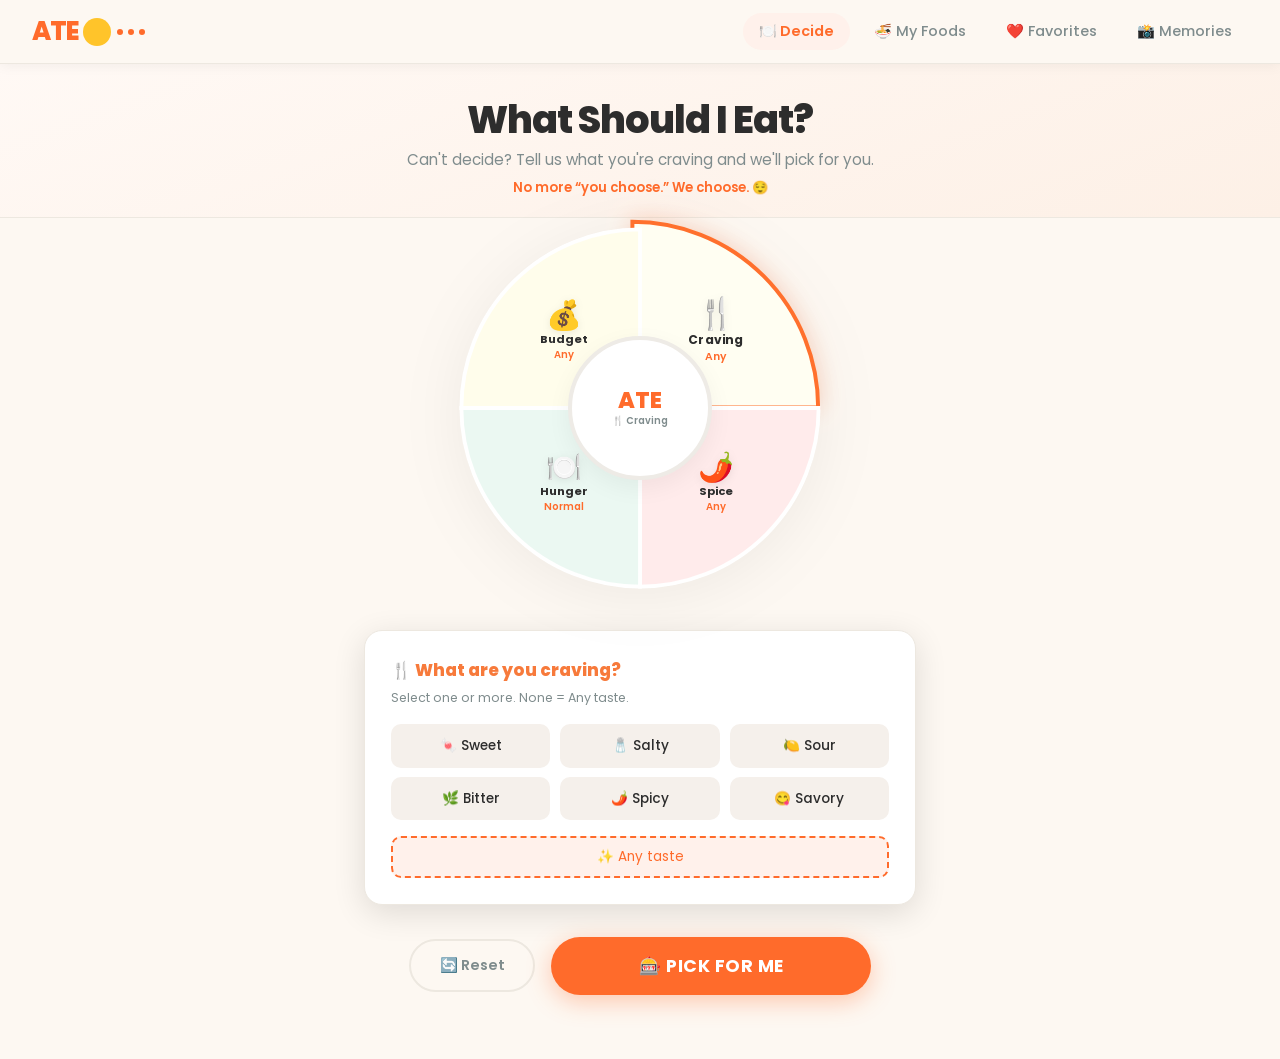
<file: index.html>
<!DOCTYPE html>
<html lang="en">
<head>
  <meta charset="UTF-8" />
  <meta name="viewport" content="width=device-width, initial-scale=1.0" />
  <title>ATE &mdash; What Should I Eat?</title>
  <link rel="stylesheet" href="style.css" />
  <link rel="preconnect" href="https://fonts.googleapis.com" />
  <link href="https://fonts.googleapis.com/css2?family=Poppins:wght@400;500;600;700;800&display=swap" rel="stylesheet" />
</head>
<body>

  <!-- NAVIGATION -->
  <nav class="navbar">
    <div class="nav-brand">
      <span class="brand-ate">ATE</span>
      <div class="pacman-wrapper" aria-hidden="true">
        <div class="pacman"></div>
        <div class="pacman-dots">
          <span class="dot"></span>
          <span class="dot"></span>
          <span class="dot"></span>
        </div>
      </div>
    </div>
    <button class="hamburger" id="hamburger" aria-label="Toggle navigation" aria-expanded="false">
      <span></span><span></span><span></span>
    </button>
    <ul class="nav-links" id="navLinks">
      <li><a href="index.html" class="nav-link active">&#127869;&#65039; Decide</a></li>
      <li><a href="foods.html" class="nav-link">&#127836; My Foods</a></li>
      <li><a href="favorites.html" class="nav-link">&#10084;&#65039; Favorites</a></li>
      <li><a href="memories.html" class="nav-link">&#128248; Memories</a></li>
    </ul>
  </nav>

  <!-- HERO -->
  <section class="hero">
    <div class="hero-content">
      <h1 class="hero-title">What Should I Eat?</h1>
      <p class="hero-subtitle">Can&apos;t decide? Tell us what you&apos;re craving and we&apos;ll pick for you.</p>
      <p class="hero-tagline">No more &ldquo;you choose.&rdquo; We choose. &#128524;</p>
    </div>
  </section>

  <!-- PREFERENCE WHEEL SECTION -->
  <main class="wheel-main" id="wheelMain">
    <div class="wheel-layout">

      <!-- Centered Wheel Wrap -->
      <div class="wheel-area">
        <div class="pref-wheel-wrap" id="prefWheelWrap">
          
          <!-- SVG Only draws the background color path arcs -->
          <svg class="pref-wheel-svg" id="prefWheelSvg" viewBox="0 0 400 400" xmlns="http://www.w3.org/2000/svg">
            <path class="wheel-slice" id="slice-craving"
              d="M200,200 L200,12 A188,188 0 0,1 388,200 Z"
              fill="#FFF2E6" stroke="white" stroke-width="4"/>

            <path class="wheel-slice" id="slice-spice"
              d="M200,200 L388,200 A188,188 0 0,1 200,388 Z"
              fill="#FFEBEB" stroke="white" stroke-width="4"/>

            <path class="wheel-slice" id="slice-hunger"
              d="M200,200 L200,388 A188,188 0 0,1 12,200 Z"
              fill="#EBF8F2" stroke="white" stroke-width="4"/>

            <path class="wheel-slice" id="slice-budget"
              d="M200,200 L12,200 A188,188 0 0,1 200,12 Z"
              fill="#FFFDEB" stroke="white" stroke-width="4"/>
          </svg>

          <!-- Absolute positioned HTML overlays for pixel-perfect centering of emojis & texts -->
          <div class="wheel-html-slice craving" data-section="craving" tabindex="0" role="button" aria-label="Craving preference">
            <span class="wheel-emoji">&#127860;</span>
            <span class="wheel-label-txt">Craving</span>
            <span class="wheel-badge-txt" id="badge-craving">Any</span>
          </div>

          <div class="wheel-html-slice spice" data-section="spice" tabindex="0" role="button" aria-label="Spice preference">
            <span class="wheel-emoji">&#127798;&#65039;</span>
            <span class="wheel-label-txt">Spice</span>
            <span class="wheel-badge-txt" id="badge-spice">Any</span>
          </div>

          <div class="wheel-html-slice hunger" data-section="hunger" tabindex="0" role="button" aria-label="Hunger preference">
            <span class="wheel-emoji">&#127869;&#65039;</span>
            <span class="wheel-label-txt">Hunger</span>
            <span class="wheel-badge-txt" id="badge-hunger">Normal</span>
          </div>

          <div class="wheel-html-slice budget" data-section="budget" tabindex="0" role="button" aria-label="Budget preference">
            <span class="wheel-emoji">&#128176;</span>
            <span class="wheel-label-txt">Budget</span>
            <span class="wheel-badge-txt" id="badge-budget">Any</span>
          </div>

          <!-- Absolute positioned center hub -->
          <div class="wheel-center-hub">
            <div class="hub-ate">ATE</div>
            <div class="hub-sub" id="hubSub">&#127860; Craving</div>
          </div>

        </div>
      </div>

      <!-- Centered Options Panel below the Wheel -->
      <div class="wheel-panel-area" id="wheelPanelArea">

        <!-- CRAVING panel -->
        <div class="options-panel" id="panel-craving" hidden>
          <h3 class="panel-title craving-color">&#127860; What are you craving?</h3>
          <p class="panel-hint">Select one or more. None = Any taste.</p>
          <div class="taste-grid">
            <button class="taste-btn" data-taste="sweet">&#127852; Sweet</button>
            <button class="taste-btn" data-taste="salty">&#129474; Salty</button>
            <button class="taste-btn" data-taste="sour">&#127819; Sour</button>
            <button class="taste-btn" data-taste="bitter">&#127807; Bitter</button>
            <button class="taste-btn" data-taste="spicy">&#127798;&#65039; Spicy</button>
            <button class="taste-btn" data-taste="savory">&#128523; Savory</button>
          </div>
          <button class="any-btn active" id="anyTaste">&#10024; Any taste</button>
        </div>

        <!-- SPICE panel -->
        <div class="options-panel" id="panel-spice" hidden>
          <h3 class="panel-title spice-color">&#127798;&#65039; How spicy?</h3>
          <div class="option-group" id="spiceGroup">
            <button class="option-btn" data-value="not-spicy">&#128578; Not Spicy</button>
            <button class="option-btn" data-value="mild">&#127798;&#65039; Mild</button>
            <button class="option-btn" data-value="medium">&#127798;&#65039;&#127798;&#65039; Medium</button>
            <button class="option-btn" data-value="very-spicy">&#127798;&#65039;&#127798;&#65039;&#127798;&#65039; Very Spicy</button>
            <button class="option-btn active" data-value="any">&#129335; Any</button>
          </div>
        </div>

        <!-- HUNGER panel -->
        <div class="options-panel" id="panel-hunger" hidden>
          <h3 class="panel-title hunger-color">&#127869;&#65039; How hungry are you?</h3>
          <div class="option-group" id="hungerGroup">
            <button class="option-btn" data-value="light">&#129367; Light</button>
            <button class="option-btn active" data-value="normal">&#127869;&#65039; Normal</button>
            <button class="option-btn" data-value="heavy">&#129390; Very Hungry</button>
          </div>
        </div>

        <!-- BUDGET panel -->
        <div class="options-panel" id="panel-budget" hidden>
          <h3 class="panel-title budget-color">&#128176; What&apos;s your budget?</h3>
          <div class="option-group" id="budgetGroup">
            <button class="option-btn" data-value="under10">&#128176; Under RM10</button>
            <button class="option-btn" data-value="10to20">&#128181; RM10&ndash;20</button>
            <button class="option-btn" data-value="20to40">&#128179; RM20&ndash;40</button>
            <button class="option-btn" data-value="40plus">&#128142; RM40+</button>
            <button class="option-btn active" data-value="any">&#129335; Any</button>
          </div>
        </div>

      </div>
    </div>

    <!-- Centered Action buttons -->
    <div class="wheel-action-row">
      <button class="reset-btn" id="resetFilters">&#128260; Reset</button>
      <button class="pick-btn" id="pickForMe">&#127920; PICK FOR ME</button>
    </div>
  </main>

  <!-- SLOT MACHINE OVERLAY -->
  <div class="slot-overlay" id="slotOverlay" aria-live="polite" aria-atomic="true">
    <div class="slot-wheel-bg" id="slotWheelBg" aria-hidden="true"></div>
    <div class="slot-box">
      <p class="slot-label">&#127920; Finding your perfect meal...</p>
      <div class="slot-card" id="slotCard">
        <div class="slot-emoji" id="slotEmoji">&#127869;&#65039;</div>
        <div class="slot-name" id="slotName">Loading...</div>
      </div>
      <div class="slot-dots">
        <span></span><span></span><span></span>
      </div>
    </div>
  </div>

  <!-- RESULT SECTION -->
  <section class="result-section" id="resultSection" hidden>
    <div class="result-container">
      <div class="result-card" id="resultCard">
        <div class="result-confetti" id="confettiContainer"></div>
        <div class="result-emoji" id="resultEmoji">&#127836;</div>
        <h2 class="result-name" id="resultName">Ramen</h2>
        <div class="result-price" id="resultPrice">RM15</div>
        <div class="result-tags" id="resultTags"></div>
        <div class="result-taste-bars" id="resultTasteBars"></div>
        <p class="result-description" id="resultDescription"></p>
        <div class="result-actions">
          <button class="btn-try-again" id="tryAgain">&#127920; Try Again</button>
          <button class="btn-favorite" id="saveToFav">&#10084;&#65039; Save to Favorites</button>
          <button class="btn-change-pref" id="changePreferences">&#8617;&#65039; Change Preferences</button>
        </div>
        <!-- Memory CTA -->
        <div class="memory-cta" id="memoryCta">
          <div class="nearby-divider"></div>
          <p class="nearby-prompt">&#128248; Wanna remember this moment?</p>
          <button class="btn-save-memory" id="saveMemoryBtn">
            &#128247; Save a Food Memory
          </button>
        </div>
      </div>
    </div>
  </section>

  <!-- NO MATCH STATE -->
  <section class="no-match-section" id="noMatchSection" hidden>
    <div class="no-match-box">
      <div class="no-match-emoji">&#128557;</div>
      <h2>We couldn&apos;t find a match.</h2>
      <p>Try relaxing your filters:</p>
      <ul class="no-match-tips">
        <li>Remove one taste preference</li>
        <li>Increase your budget</li>
        <li>Choose &ldquo;Any&rdquo; for spice</li>
      </ul>
      <button class="btn-relax" id="relaxFilters">&#128260; Relax My Filters</button>
    </div>
  </section>

  <!-- TOAST CONTAINER -->
  <div class="toast-container" id="toastContainer" aria-live="polite"></div>

  <script src="foods.js"></script>
  <script src="script.js"></script>
  <script src="wheel.js"></script>
  <script>
    document.addEventListener('DOMContentLoaded', function() {
      var btn = document.getElementById('saveMemoryBtn');
      if (btn) btn.addEventListener('click', function() {
        window.location.href = 'memories.html';
      });
    });
  </script>
</body>
</html>
</file>
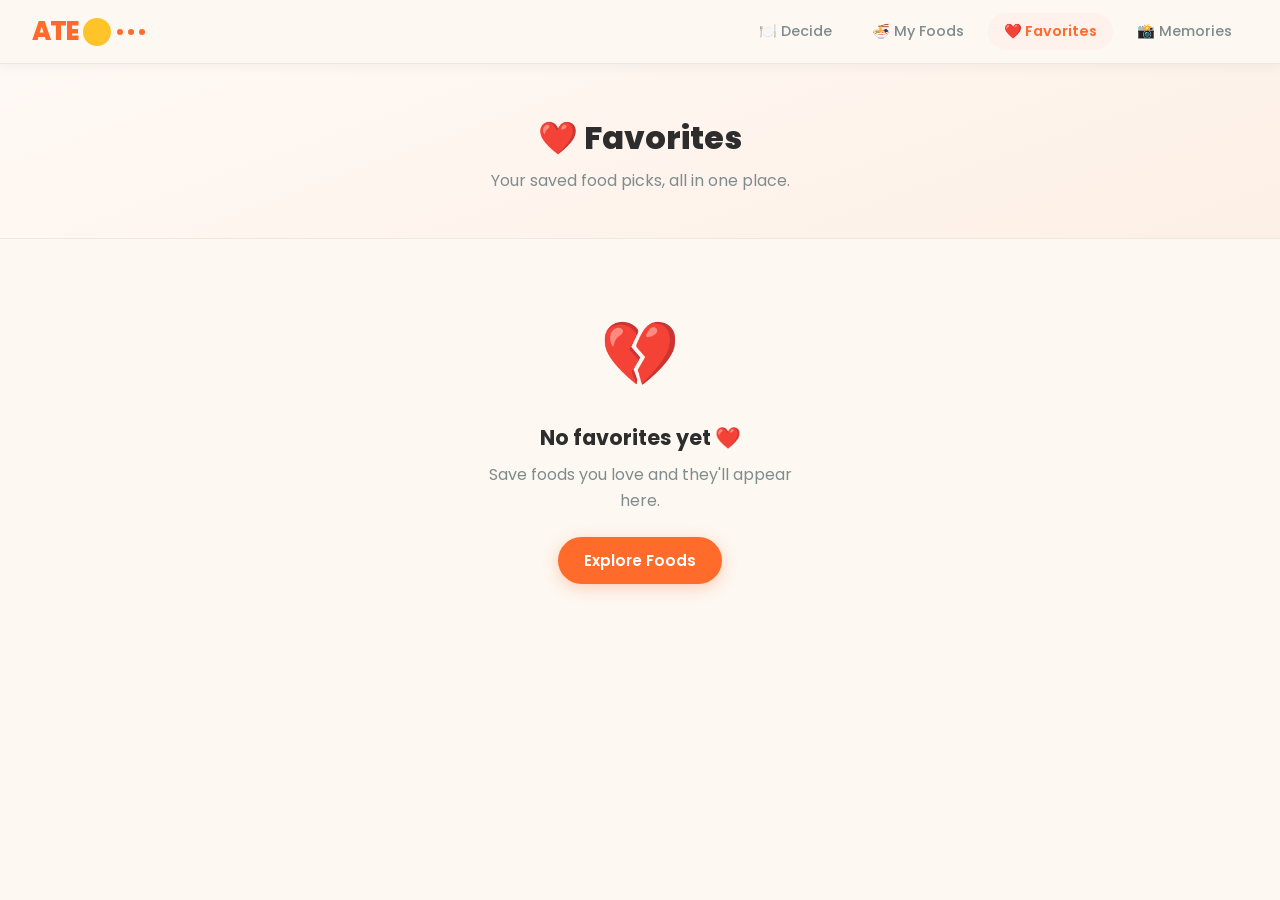
<file: favorites.html>
<!DOCTYPE html>
<html lang="en">
<head>
  <meta charset="UTF-8" />
  <meta name="viewport" content="width=device-width, initial-scale=1.0" />
  <title>Favorites — ATE</title>
  <link rel="stylesheet" href="style.css" />
  <link rel="preconnect" href="https://fonts.googleapis.com" />
  <link href="https://fonts.googleapis.com/css2?family=Poppins:wght@400;500;600;700;800&display=swap" rel="stylesheet" />
</head>
<body>

  <!-- NAVIGATION -->
  <nav class="navbar">
    <div class="nav-brand">
      <span class="brand-ate">ATE</span>
      <div class="pacman-wrapper" aria-hidden="true">
        <div class="pacman"></div>
        <div class="pacman-dots">
          <span class="dot"></span>
          <span class="dot"></span>
          <span class="dot"></span>
        </div>
      </div>
    </div>
    <button class="hamburger" id="hamburger" aria-label="Toggle navigation" aria-expanded="false">
      <span></span><span></span><span></span>
    </button>
    <ul class="nav-links" id="navLinks">
      <li><a href="index.html" class="nav-link">🍽️ Decide</a></li>
      <li><a href="foods.html" class="nav-link">🍜 My Foods</a></li>
      <li><a href="favorites.html" class="nav-link active">❤️ Favorites</a></li>
      <li><a href="memories.html" class="nav-link">📸 Memories</a></li>
    </ul>
  </nav>

  <!-- PAGE HEADER -->
  <header class="page-header">
    <h1>❤️ Favorites</h1>
    <p>Your saved food picks, all in one place.</p>
  </header>

  <!-- FAVORITES GRID -->
  <main class="foods-grid-wrapper">
    <div class="foods-grid" id="favoritesGrid"></div>
    <div class="empty-state" id="emptyFavorites" hidden>
      <div class="empty-emoji">💔</div>
      <h2>No favorites yet ❤️</h2>
      <p>Save foods you love and they'll appear here.</p>
      <a href="index.html" class="btn-add-food">Explore Foods</a>
    </div>
  </main>

  <!-- TOAST CONTAINER -->
  <div class="toast-container" id="toastContainer" aria-live="polite"></div>

  <script src="foods.js"></script>
  <script src="script.js"></script>
  <script src="favorites-page.js"></script>
</body>
</html>
</file>
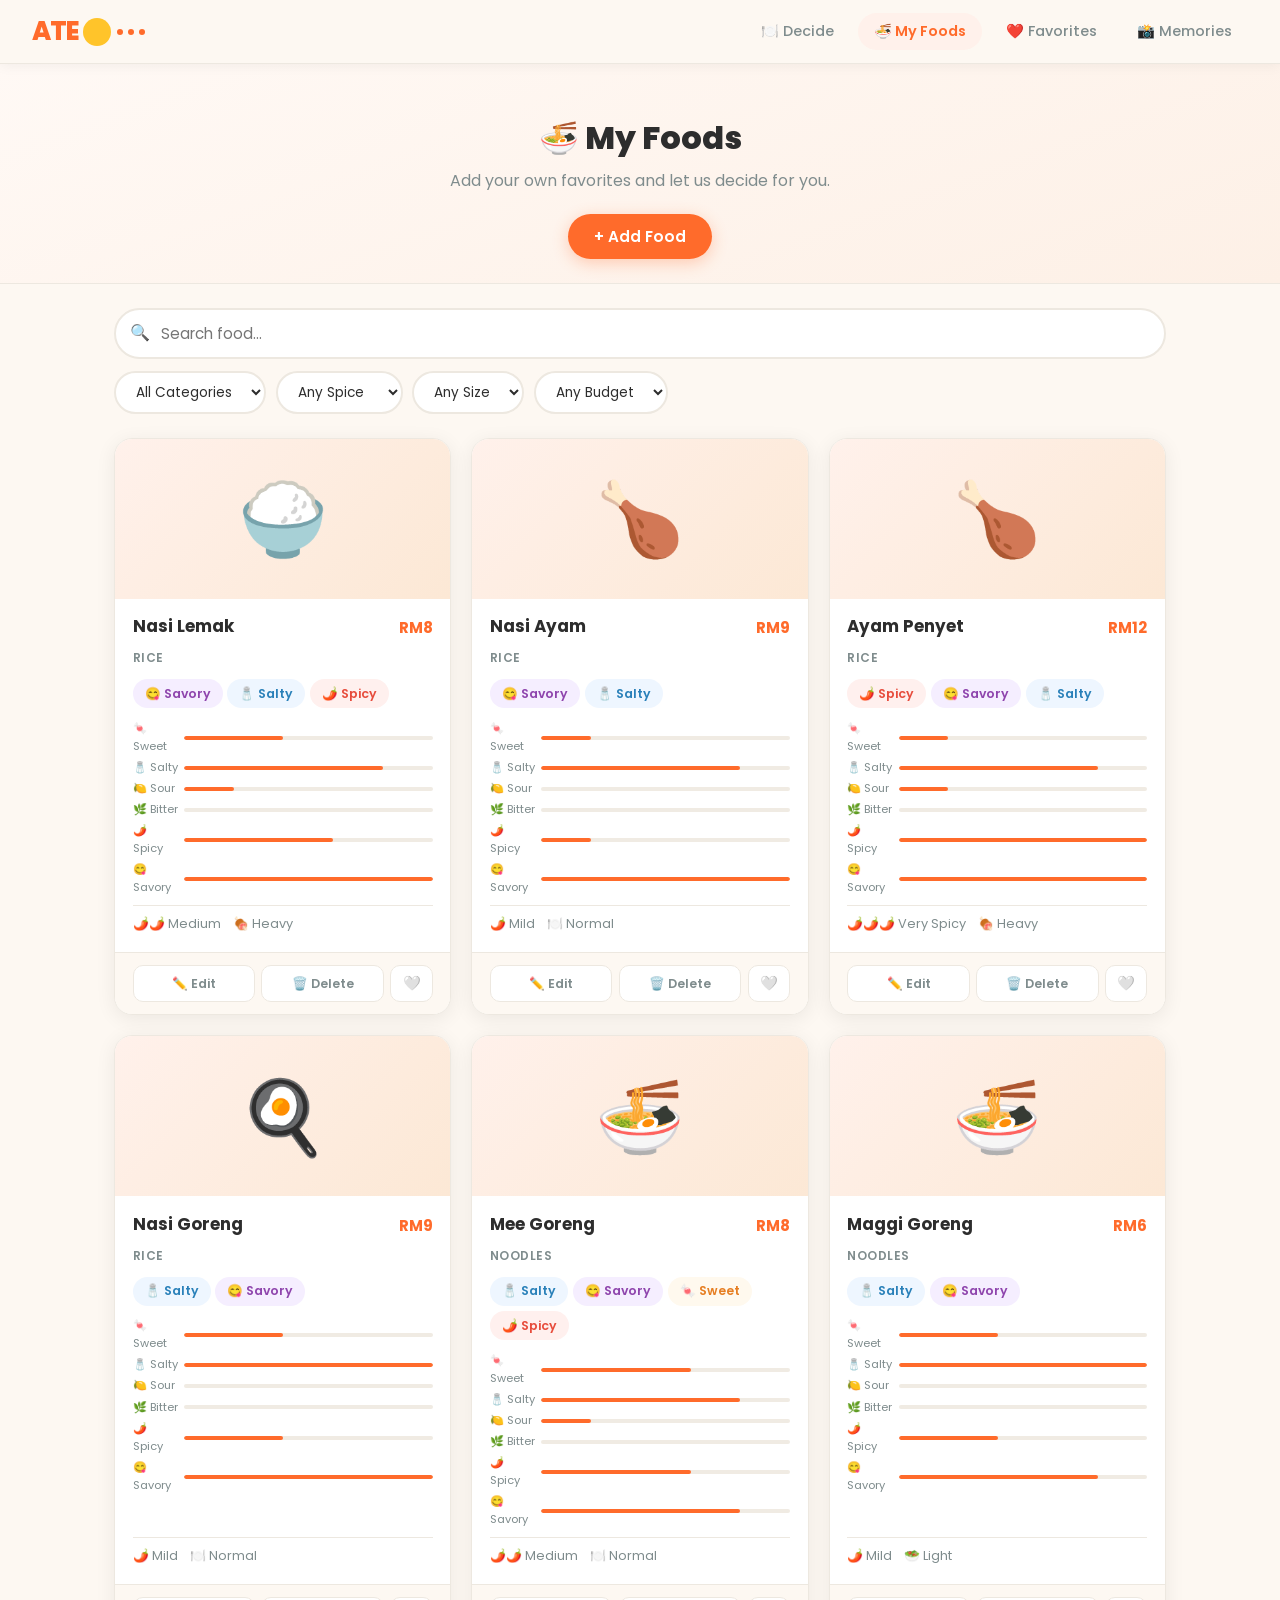
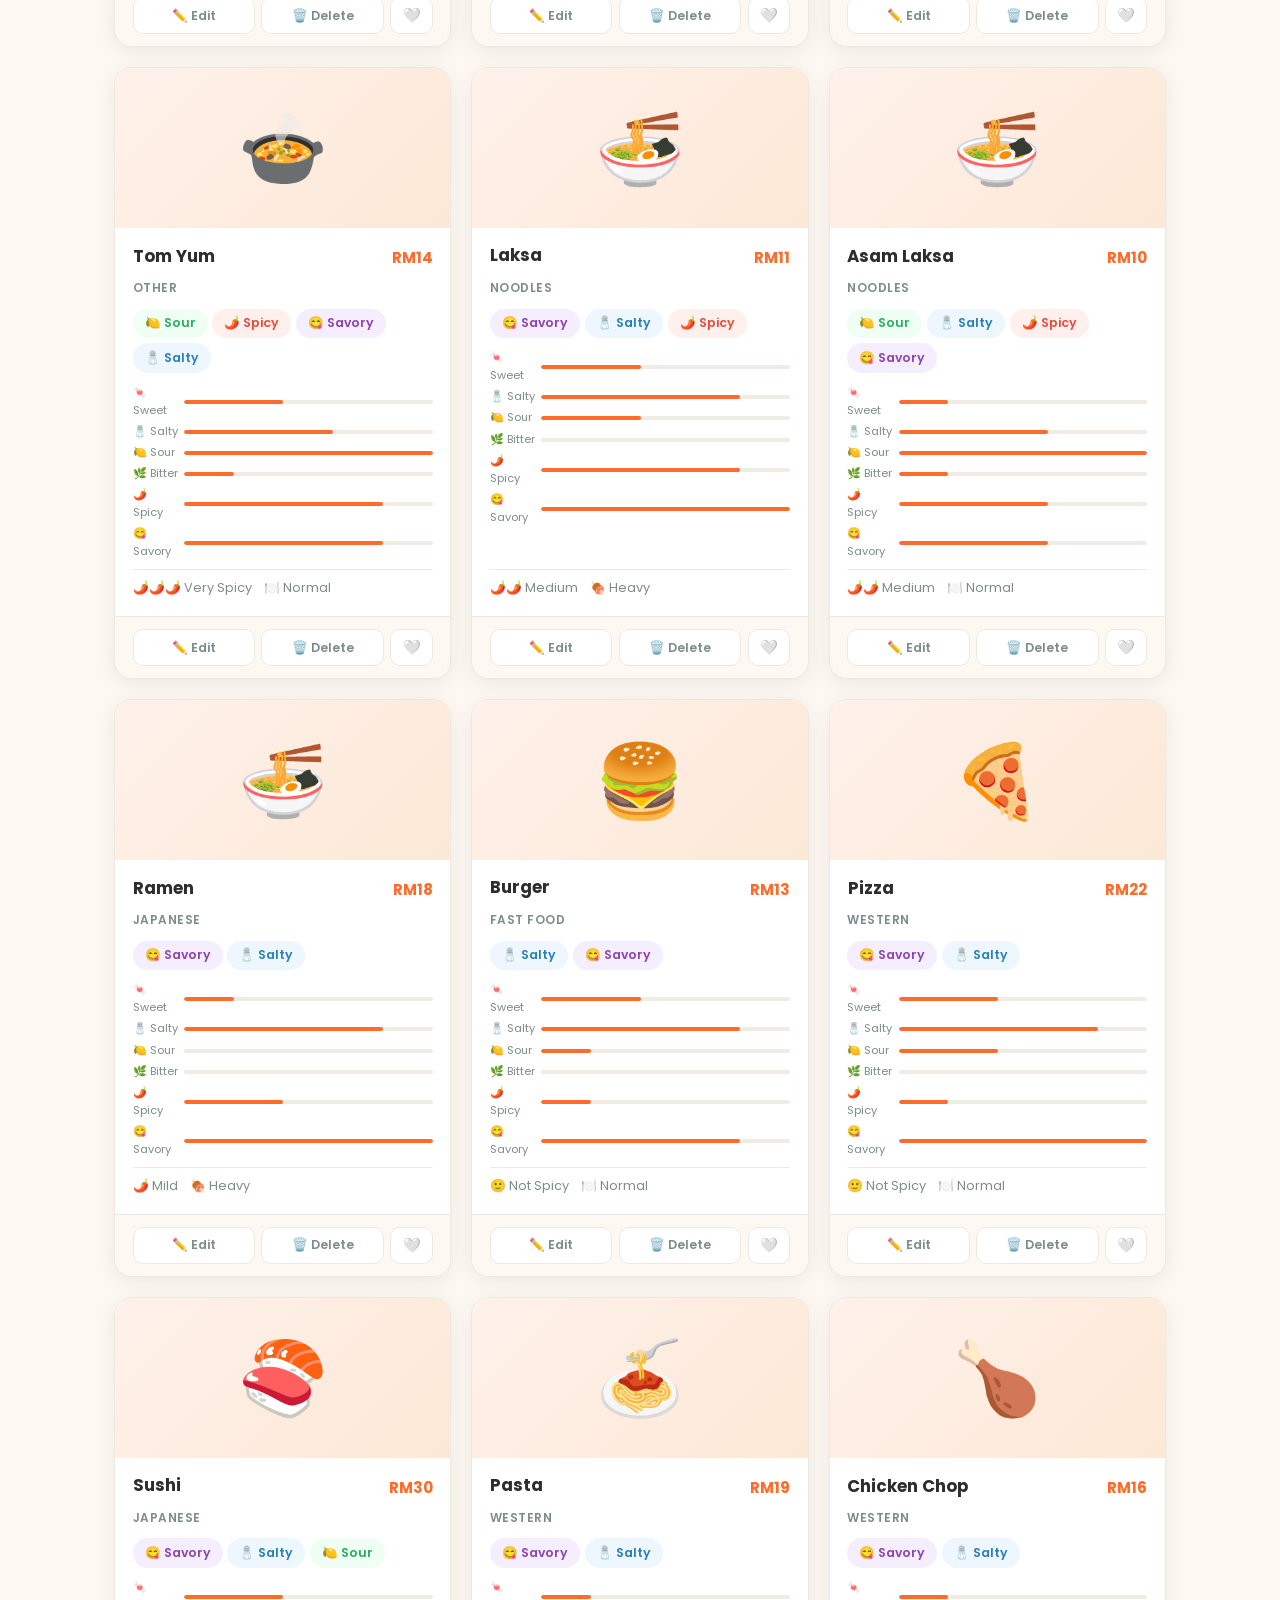
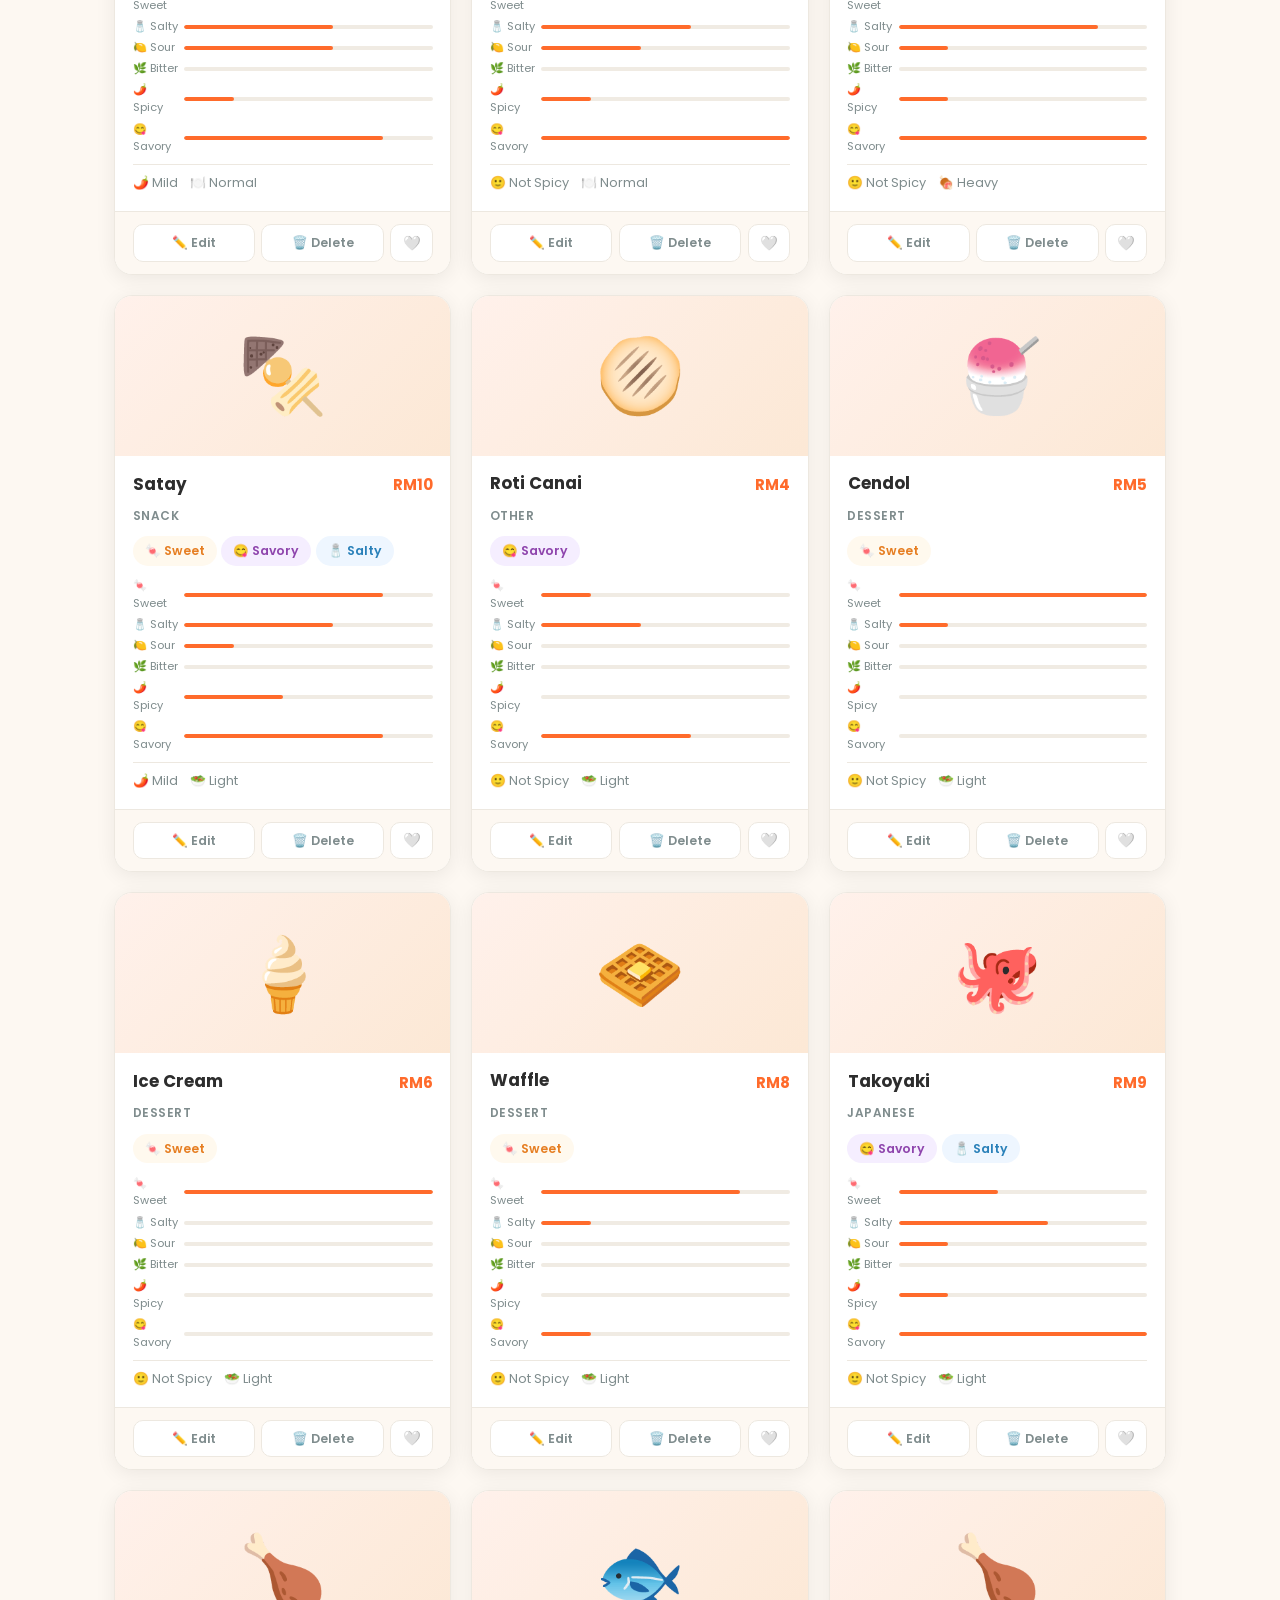
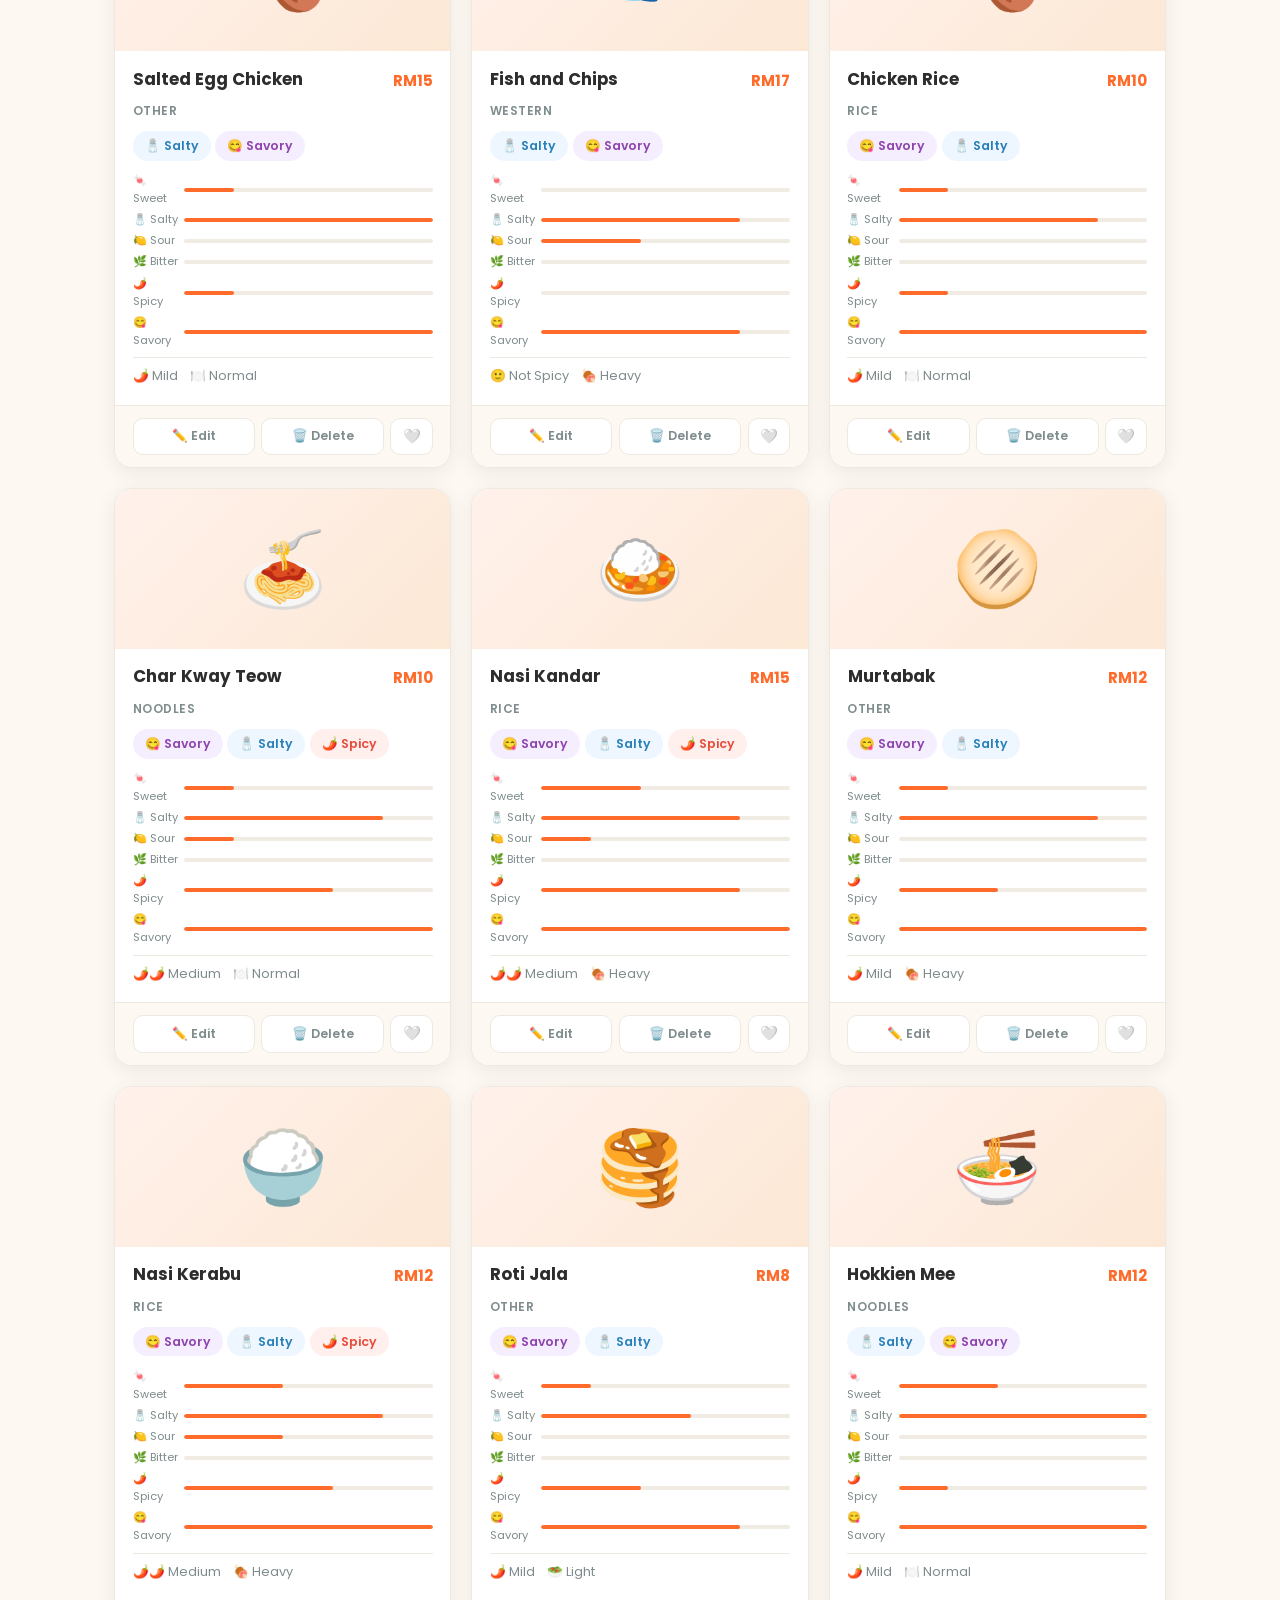
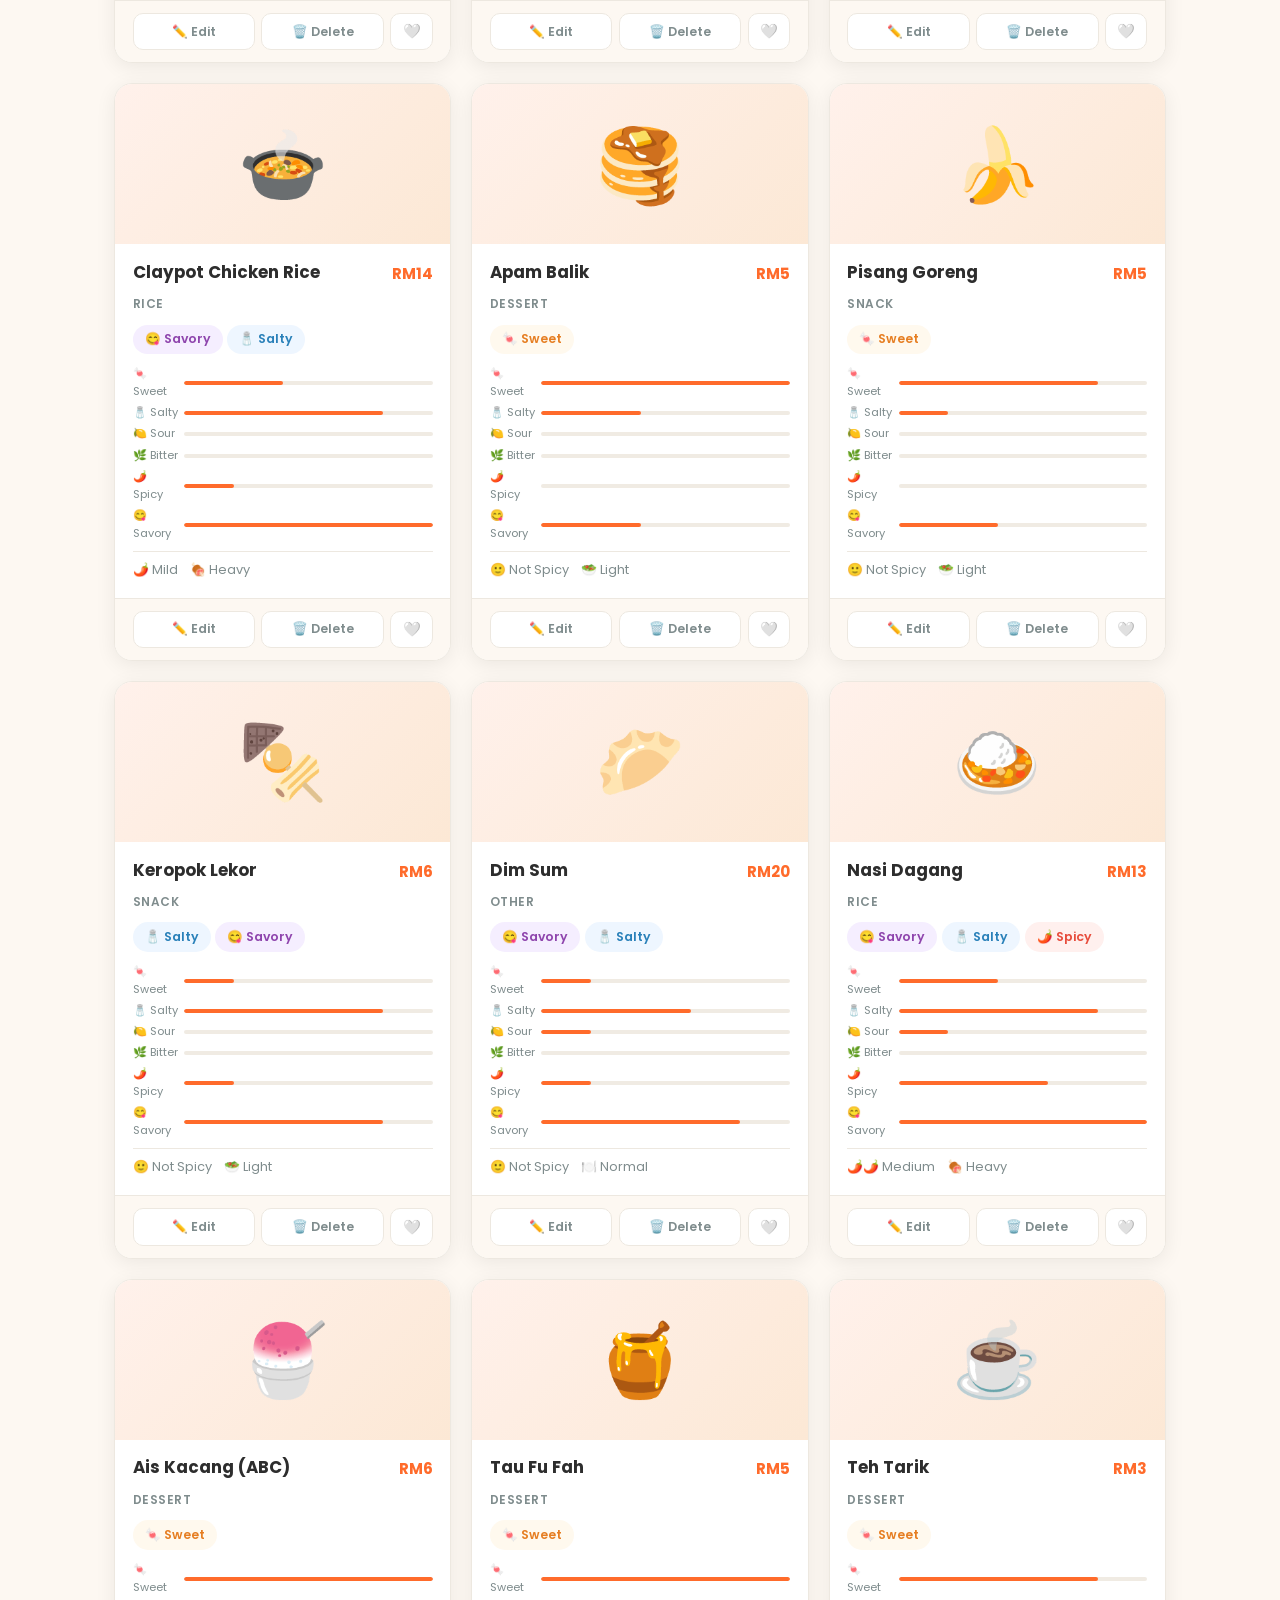
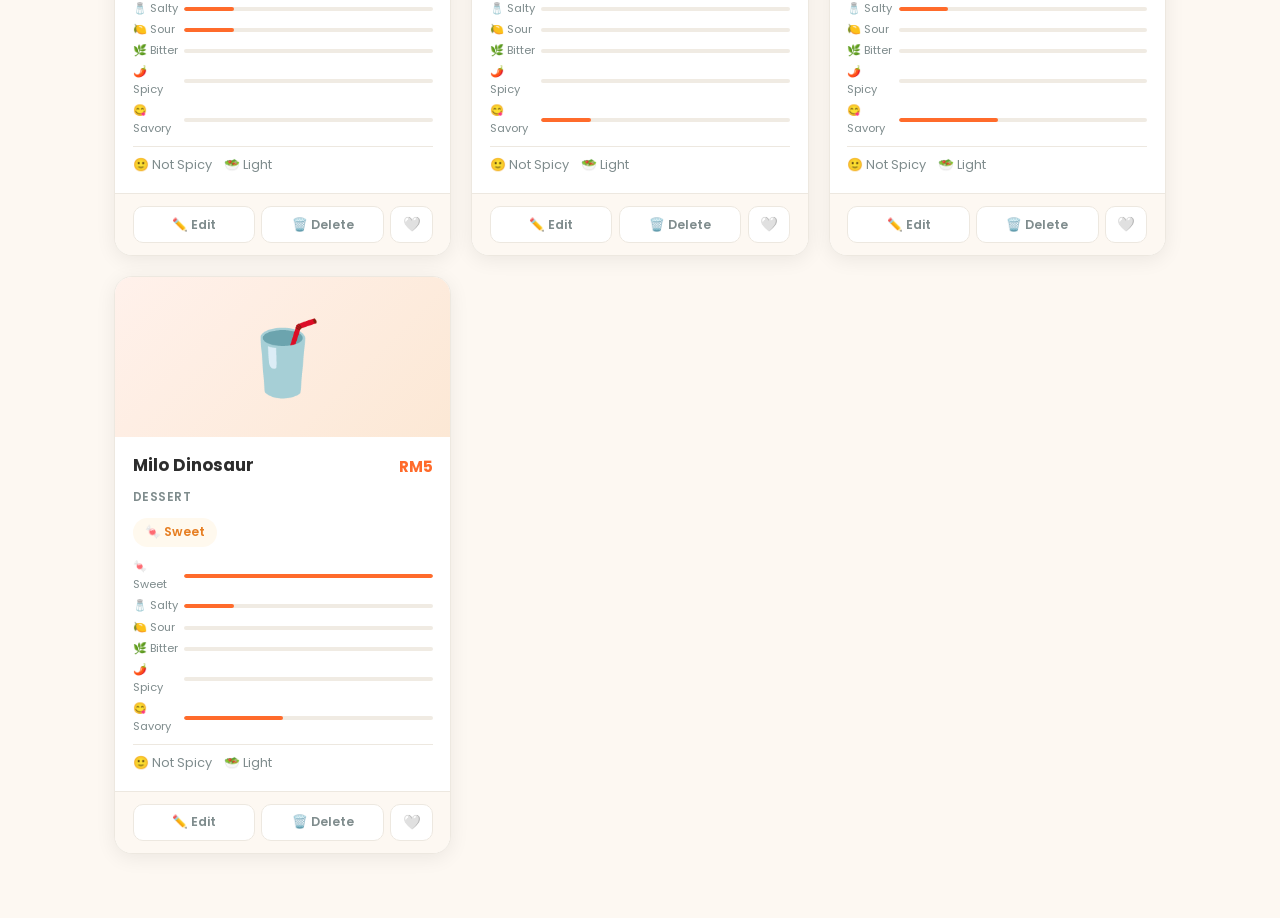
<file: foods.html>
<!DOCTYPE html>
<html lang="en">
<head>
  <meta charset="UTF-8" />
  <meta name="viewport" content="width=device-width, initial-scale=1.0" />
  <title>My Foods — ATE</title>
  <link rel="stylesheet" href="style.css" />
  <link rel="preconnect" href="https://fonts.googleapis.com" />
  <link href="https://fonts.googleapis.com/css2?family=Poppins:wght@400;500;600;700;800&display=swap" rel="stylesheet" />
</head>
<body>

  <!-- NAVIGATION -->
  <nav class="navbar">
    <div class="nav-brand">
      <span class="brand-ate">ATE</span>
      <div class="pacman-wrapper" aria-hidden="true">
        <div class="pacman"></div>
        <div class="pacman-dots">
          <span class="dot"></span>
          <span class="dot"></span>
          <span class="dot"></span>
        </div>
      </div>
    </div>
    <button class="hamburger" id="hamburger" aria-label="Toggle navigation" aria-expanded="false">
      <span></span><span></span><span></span>
    </button>
    <ul class="nav-links" id="navLinks">
      <li><a href="index.html" class="nav-link">🍽️ Decide</a></li>
      <li><a href="foods.html" class="nav-link active">🍜 My Foods</a></li>
      <li><a href="favorites.html" class="nav-link">❤️ Favorites</a></li>
      <li><a href="memories.html" class="nav-link">📸 Memories</a></li>
    </ul>
  </nav>

  <!-- PAGE HEADER -->
  <header class="page-header">
    <h1>🍜 My Foods</h1>
    <p>Add your own favorites and let us decide for you.</p>
    <button class="btn-add-food" id="openAddFood">+ Add Food</button>
  </header>

  <!-- SEARCH & FILTER BAR -->
  <section class="foods-controls">
    <div class="search-bar">
      <span class="search-icon">🔍</span>
      <input type="text" id="searchInput" placeholder="Search food..." aria-label="Search food" />
    </div>
    <div class="filter-bar">
      <select id="filterCategory" aria-label="Filter by category">
        <option value="">All Categories</option>
        <option value="Rice">Rice</option>
        <option value="Noodles">Noodles</option>
        <option value="Fast Food">Fast Food</option>
        <option value="Western">Western</option>
        <option value="Japanese">Japanese</option>
        <option value="Dessert">Dessert</option>
        <option value="Snack">Snack</option>
        <option value="Other">Other</option>
      </select>
      <select id="filterSpice" aria-label="Filter by spice level">
        <option value="">Any Spice</option>
        <option value="not-spicy">Not Spicy</option>
        <option value="mild">Mild</option>
        <option value="medium">Medium</option>
        <option value="very-spicy">Very Spicy</option>
      </select>
      <select id="filterSize" aria-label="Filter by meal size">
        <option value="">Any Size</option>
        <option value="light">Light</option>
        <option value="normal">Normal</option>
        <option value="heavy">Heavy</option>
      </select>
      <select id="filterBudget" aria-label="Filter by budget">
        <option value="">Any Budget</option>
        <option value="under10">Under RM10</option>
        <option value="10to20">RM10–20</option>
        <option value="20to40">RM20–40</option>
        <option value="40plus">RM40+</option>
      </select>
    </div>
  </section>

  <!-- FOOD GRID -->
  <main class="foods-grid-wrapper">
    <div class="foods-grid" id="foodsGrid"></div>
    <div class="empty-state" id="emptyFoods" hidden>
      <div class="empty-emoji">🍽️</div>
      <h2>No foods found</h2>
      <p>Try adjusting your search or filters.</p>
      <button class="btn-add-food" id="openAddFood2">+ Add Your First Food</button>
    </div>
  </main>

  <!-- ADD/EDIT FOOD MODAL -->
  <div class="modal-overlay" id="foodModal" hidden role="dialog" aria-modal="true" aria-labelledby="modalTitle">
    <div class="modal-box">
      <div class="modal-header">
        <h2 id="modalTitle">Add Food</h2>
        <button class="modal-close" id="closeModal" aria-label="Close modal">✕</button>
      </div>
      <form id="foodForm" novalidate>
        <input type="hidden" id="editFoodId" />

        <div class="form-group">
          <label for="foodName">Food Name <span class="required">*</span></label>
          <input type="text" id="foodName" placeholder="e.g. Nasi Lemak" required />
        </div>

        <div class="form-row">
          <div class="form-group">
            <label for="foodPrice">Price (RM) <span class="required">*</span></label>
            <input type="number" id="foodPrice" placeholder="e.g. 10" min="0" step="0.5" required />
          </div>
          <div class="form-group">
            <label for="foodCategory">Category <span class="required">*</span></label>
            <select id="foodCategory" required>
              <option value="">Select category</option>
              <option value="Rice">Rice</option>
              <option value="Noodles">Noodles</option>
              <option value="Fast Food">Fast Food</option>
              <option value="Western">Western</option>
              <option value="Japanese">Japanese</option>
              <option value="Dessert">Dessert</option>
              <option value="Snack">Snack</option>
              <option value="Other">Other</option>
            </select>
          </div>
        </div>

        <div class="form-group">
          <label>Taste Intensities <span class="pref-hint">(0 = none, 5 = strongest)</span></label>
          <div class="taste-sliders">
            <div class="taste-slider-row">
              <span>🍬 Sweet</span>
              <input type="range" id="tasteSweet" min="0" max="5" value="0" />
              <span class="slider-val" id="sweetVal">0</span>
            </div>
            <div class="taste-slider-row">
              <span>🧂 Salty</span>
              <input type="range" id="tasteSalty" min="0" max="5" value="0" />
              <span class="slider-val" id="saltyVal">0</span>
            </div>
            <div class="taste-slider-row">
              <span>🍋 Sour</span>
              <input type="range" id="tasteSour" min="0" max="5" value="0" />
              <span class="slider-val" id="sourVal">0</span>
            </div>
            <div class="taste-slider-row">
              <span>🌿 Bitter</span>
              <input type="range" id="tasteBitter" min="0" max="5" value="0" />
              <span class="slider-val" id="bitterVal">0</span>
            </div>
            <div class="taste-slider-row">
              <span>🌶️ Spicy</span>
              <input type="range" id="tasteSpicyT" min="0" max="5" value="0" />
              <span class="slider-val" id="spicyTVal">0</span>
            </div>
            <div class="taste-slider-row">
              <span>😋 Savory</span>
              <input type="range" id="tasteSavory" min="0" max="5" value="0" />
              <span class="slider-val" id="savoryVal">0</span>
            </div>
          </div>
        </div>

        <div class="form-row">
          <div class="form-group">
            <label for="foodSpicyLevel">Spicy Level <span class="required">*</span></label>
            <select id="foodSpicyLevel" required>
              <option value="not-spicy">🙂 Not Spicy</option>
              <option value="mild">🌶️ Mild</option>
              <option value="medium">🌶️🌶️ Medium</option>
              <option value="very-spicy">🌶️🌶️🌶️ Very Spicy</option>
            </select>
          </div>
          <div class="form-group">
            <label for="foodMealSize">Meal Size <span class="required">*</span></label>
            <select id="foodMealSize" required>
              <option value="light">🥗 Light</option>
              <option value="normal">🍽️ Normal</option>
              <option value="heavy">🍖 Heavy</option>
            </select>
          </div>
        </div>

        <div class="form-row">
          <div class="form-group">
            <label for="foodDistance">Distance (km) <span class="required">*</span></label>
            <input type="number" id="foodDistance" placeholder="e.g. 1.5" min="0" step="0.1" required />
          </div>
          <div class="form-group">
            <label for="foodLocation">Location Name</label>
            <input type="text" id="foodLocation" placeholder="e.g. Nearby Food Court" />
          </div>
        </div>

        <div class="form-group">
          <label for="foodEmoji">Food Emoji</label>
          <input type="text" id="foodEmoji" placeholder="e.g. 🍜 (optional)" maxlength="4" />
        </div>

        <div class="form-group">
          <label for="foodImageUrl">Image URL <span class="pref-hint">(optional)</span></label>
          <input type="url" id="foodImageUrl" placeholder="https://example.com/image.jpg" />
        </div>

        <div class="form-group">
          <label for="foodDescription">Description</label>
          <textarea id="foodDescription" rows="3" placeholder="Describe this food..."></textarea>
        </div>

        <div class="form-actions">
          <button type="button" class="btn-cancel" id="cancelModal">Cancel</button>
          <button type="submit" class="btn-save">Save Food</button>
        </div>
      </form>
    </div>
  </div>

  <!-- DELETE CONFIRM MODAL -->
  <div class="modal-overlay" id="deleteModal" hidden role="dialog" aria-modal="true" aria-labelledby="deleteTitle">
    <div class="modal-box modal-confirm">
      <div class="modal-header">
        <h2 id="deleteTitle">Delete Food?</h2>
      </div>
      <p>Are you sure you want to remove this food?</p>
      <div class="form-actions">
        <button class="btn-cancel" id="cancelDelete">Cancel</button>
        <button class="btn-delete-confirm" id="confirmDelete">🗑️ Delete</button>
      </div>
    </div>
  </div>

  <!-- TOAST CONTAINER -->
  <div class="toast-container" id="toastContainer" aria-live="polite"></div>

  <script src="foods.js"></script>
  <script src="script.js"></script>
  <script src="foods-page.js"></script>
</body>
</html>
</file>
<file: style.css>
/* ============================================================
   ATE — What Should I Eat?
   style.css
   ============================================================ */

/* --- RESET & BASE --- */
*, *::before, *::after { box-sizing: border-box; margin: 0; padding: 0; }

:root {
  --bg:          #fdf8f2;
  --card:        #ffffff;
  --accent:      #ff6b2b;
  --accent-dark: #e55a1f;
  --accent-soft: #fff1eb;
  --yellow:      #ffc42a;
  --green:       #27ae60;
  --red:         #e74c3c;
  --text:        #2d2d2d;
  --muted:       #7f8c8d;
  --border:      #ede8e0;
  --shadow:      0 4px 20px rgba(0,0,0,.07);
  --shadow-lg:   0 8px 32px rgba(0,0,0,.12);
  --radius:      18px;
  --radius-sm:   10px;
  --font:        'Poppins', sans-serif;
  --transition:  .2s ease;
}

html { scroll-behavior: smooth; }

body {
  font-family: var(--font);
  background: var(--bg);
  color: var(--text);
  min-height: 100vh;
  line-height: 1.6;
}

a { text-decoration: none; color: inherit; }
button { cursor: pointer; font-family: var(--font); }
input, select, textarea { font-family: var(--font); }
img { max-width: 100%; display: block; }

/* ============================================================
   NAVBAR
   ============================================================ */
.navbar {
  position: sticky;
  top: 0;
  z-index: 100;
  display: flex;
  align-items: center;
  justify-content: space-between;
  padding: 0 2rem;
  height: 64px;
  background: rgba(253,248,242,.95);
  backdrop-filter: blur(10px);
  border-bottom: 1px solid var(--border);
  box-shadow: 0 2px 12px rgba(0,0,0,.05);
}

/* Brand + Pac-Man */
.nav-brand {
  display: flex;
  align-items: center;
  gap: 0;
  user-select: none;
}

.brand-ate {
  font-size: 1.6rem;
  font-weight: 800;
  color: var(--accent);
  letter-spacing: -1px;
}

/* Pac-Man eating "ATE" */
.pacman-wrapper {
  display: flex;
  align-items: center;
  margin-left: 4px;
}

.pacman {
  width: 28px;
  height: 28px;
  background: var(--yellow);
  border-radius: 50%;
  position: relative;
  animation: chomp .4s infinite;
}

.pacman::before,
.pacman::after {
  content: '';
  position: absolute;
  width: 0; height: 0;
  left: 50%; top: 50%;
  transform: translateX(-50%) translateY(-50%);
}

@keyframes chomp {
  0%   { clip-path: polygon(50% 50%, 100% 15%, 100% 0%, 0 0, 0 100%, 100% 100%, 100% 85%); }
  25%  { clip-path: polygon(50% 50%, 100% 30%, 100% 0%, 0 0, 0 100%, 100% 100%, 100% 70%); }
  50%  { clip-path: polygon(50% 50%, 100% 50%, 100% 0%, 0 0, 0 100%, 100% 100%, 100% 50%); }
  75%  { clip-path: polygon(50% 50%, 100% 30%, 100% 0%, 0 0, 0 100%, 100% 100%, 100% 70%); }
  100% { clip-path: polygon(50% 50%, 100% 15%, 100% 0%, 0 0, 0 100%, 100% 100%, 100% 85%); }
}

.pacman-dots {
  display: flex;
  align-items: center;
  gap: 5px;
  margin-left: 6px;
}

.dot {
  width: 6px; height: 6px;
  background: var(--accent);
  border-radius: 50%;
  animation: blink .4s infinite alternate;
}
.dot:nth-child(1) { animation-delay: 0s; }
.dot:nth-child(2) { animation-delay: .13s; }
.dot:nth-child(3) { animation-delay: .26s; }

@keyframes blink {
  to { opacity: 0; transform: scale(.5); }
}

/* Nav links */
.nav-links {
  display: flex;
  list-style: none;
  gap: .5rem;
}

.nav-link {
  display: flex;
  align-items: center;
  gap: 6px;
  padding: .45rem 1rem;
  border-radius: 50px;
  font-size: .9rem;
  font-weight: 500;
  color: var(--muted);
  transition: all var(--transition);
}

.nav-link:hover {
  color: var(--accent);
  background: var(--accent-soft);
}

.nav-link.active {
  color: var(--accent);
  background: var(--accent-soft);
  font-weight: 600;
}

/* Hamburger */
.hamburger {
  display: none;
  flex-direction: column;
  gap: 5px;
  background: none;
  border: none;
  padding: 4px;
}

.hamburger span {
  display: block;
  width: 24px; height: 2.5px;
  background: var(--text);
  border-radius: 2px;
  transition: all .3s;
}

/* ============================================================
   HERO
   ============================================================ */
.hero {
  text-align: center;
  padding: 2.2rem 1.5rem 1.2rem;
  background: linear-gradient(160deg, #fff9f5 0%, #fdf0e6 100%);
  border-bottom: 1px solid var(--border);
}

.hero-title {
  font-size: clamp(1.6rem, 4vw, 2.4rem);
  font-weight: 800;
  color: var(--text);
  letter-spacing: -1px;
  line-height: 1.1;
}

.hero-title span { color: var(--accent); }

.hero-subtitle {
  margin-top: .4rem;
  font-size: 0.95rem;
  color: var(--muted);
  max-width: 480px;
  margin-inline: auto;
}

.hero-tagline {
  margin-top: .3rem;
  font-size: .82rem;
  font-weight: 600;
  color: var(--accent);
}

/* ============================================================
   PREFERENCES
   ============================================================ */
.preferences-wrapper {
  max-width: 720px;
  margin: 2.5rem auto;
  padding: 0 1.5rem 4rem;
}

.preferences-container {
  display: flex;
  flex-direction: column;
  gap: 2rem;
}

.pref-section {
  background: var(--card);
  border-radius: var(--radius);
  padding: 1.75rem;
  box-shadow: var(--shadow);
  border: 1px solid var(--border);
  transition: box-shadow var(--transition);
}

.pref-section:hover { box-shadow: var(--shadow-lg); }

.pref-title {
  font-size: 1.05rem;
  font-weight: 700;
  margin-bottom: .5rem;
  color: var(--text);
}

.pref-hint {
  font-size: .8rem;
  color: var(--muted);
  margin-bottom: 1rem;
  display: block;
}

/* Taste Buttons Grid */
.taste-grid {
  display: grid;
  grid-template-columns: repeat(3, 1fr);
  gap: .6rem;
  margin-bottom: .75rem;
}

.taste-btn {
  padding: .6rem .8rem;
  background: #f5f0eb;
  border: 2px solid transparent;
  border-radius: var(--radius-sm);
  font-size: .85rem;
  font-weight: 500;
  color: var(--text);
  transition: all var(--transition);
}

.taste-btn:hover {
  background: var(--accent-soft);
  border-color: var(--accent);
  color: var(--accent);
  transform: translateY(-2px);
}

.taste-btn.selected {
  background: var(--accent);
  border-color: var(--accent);
  color: white;
  transform: translateY(-2px);
  box-shadow: 0 4px 12px rgba(255,107,43,.3);
}

.any-btn {
  width: 100%;
  padding: .55rem;
  background: transparent;
  border: 2px dashed var(--border);
  border-radius: var(--radius-sm);
  font-size: .85rem;
  color: var(--muted);
  transition: all var(--transition);
  margin-top: .25rem;
}

.any-btn:hover, .any-btn.active {
  border-color: var(--accent);
  color: var(--accent);
  background: var(--accent-soft);
}

/* Option Group (single-select) */
.option-group {
  display: flex;
  flex-wrap: wrap;
  gap: .6rem;
}

.option-btn {
  padding: .55rem 1.2rem;
  background: #f5f0eb;
  border: 2px solid transparent;
  border-radius: 50px;
  font-size: .85rem;
  font-weight: 500;
  color: var(--text);
  transition: all var(--transition);
}

.option-btn:hover {
  background: var(--accent-soft);
  border-color: var(--accent);
  color: var(--accent);
}

.option-btn.active {
  background: var(--accent);
  border-color: var(--accent);
  color: white;
  box-shadow: 0 4px 12px rgba(255,107,43,.3);
}

/* Action Row */
.action-row {
  display: flex;
  gap: 1rem;
  align-items: center;
  flex-wrap: wrap;
}

.reset-btn {
  padding: .75rem 1.4rem;
  background: transparent;
  border: 2px solid var(--border);
  border-radius: 50px;
  font-size: .9rem;
  color: var(--muted);
  transition: all var(--transition);
  font-weight: 500;
}

.reset-btn:hover {
  border-color: var(--accent);
  color: var(--accent);
  background: var(--accent-soft);
}

.pick-btn {
  flex: 1;
  padding: 1rem 2rem;
  background: var(--accent);
  border: none;
  border-radius: 50px;
  font-size: 1.1rem;
  font-weight: 700;
  color: white;
  letter-spacing: .5px;
  box-shadow: 0 6px 24px rgba(255,107,43,.35);
  transition: all var(--transition);
  position: relative;
  overflow: hidden;
}

.pick-btn::after {
  content: '';
  position: absolute;
  inset: 0;
  background: linear-gradient(90deg, transparent, rgba(255,255,255,.15), transparent);
  transform: translateX(-100%);
  transition: transform .5s;
}

.pick-btn:hover {
  background: var(--accent-dark);
  transform: translateY(-2px);
  box-shadow: 0 10px 30px rgba(255,107,43,.4);
}

.pick-btn:hover::after { transform: translateX(100%); }
.pick-btn:active { transform: translateY(0); }

/* ============================================================
   SLOT MACHINE OVERLAY
   ============================================================ */
.slot-overlay {
  position: fixed;
  inset: 0;
  background: rgba(0,0,0,.6);
  backdrop-filter: blur(6px);
  z-index: 200;
  display: none;
  align-items: center;
  justify-content: center;
}

.slot-overlay.visible { display: flex; }

.slot-box {
  background: white;
  border-radius: 24px;
  padding: 3rem 2.5rem;
  text-align: center;
  width: min(420px, 90vw);
  box-shadow: 0 24px 64px rgba(0,0,0,.25);
  animation: popIn .3s cubic-bezier(.34,1.56,.64,1);
}

@keyframes popIn {
  from { transform: scale(.7); opacity: 0; }
  to   { transform: scale(1); opacity: 1; }
}

.slot-label {
  font-size: .9rem;
  font-weight: 600;
  color: var(--muted);
  margin-bottom: 1.5rem;
  letter-spacing: .5px;
}

.slot-card {
  background: linear-gradient(135deg, var(--accent-soft), #fff);
  border: 3px solid var(--accent);
  border-radius: 20px;
  padding: 2rem 1.5rem;
  margin-bottom: 1.5rem;
  min-height: 140px;
  display: flex;
  flex-direction: column;
  align-items: center;
  justify-content: center;
  overflow: hidden;
  position: relative;
}

.slot-emoji {
  font-size: 3.5rem;
  line-height: 1;
  margin-bottom: .5rem;
  animation: spinCard .12s ease infinite;
}

.slot-name {
  font-size: 1.4rem;
  font-weight: 700;
  color: var(--text);
}

@keyframes spinCard {
  0%   { transform: translateY(0) rotateX(0deg); opacity: 1; }
  50%  { transform: translateY(-10px) rotateX(90deg); opacity: 0; }
  100% { transform: translateY(0) rotateX(0deg); opacity: 1; }
}

.slot-card.slowing .slot-emoji,
.slot-card.slowing .slot-name {
  animation-duration: .3s;
}

.slot-card.done .slot-emoji,
.slot-card.done .slot-name { animation: none; }

.slot-dots {
  display: flex;
  justify-content: center;
  gap: 8px;
}

.slot-dots span {
  width: 10px; height: 10px;
  background: var(--accent);
  border-radius: 50%;
  animation: dotBounce .6s infinite alternate;
}

.slot-dots span:nth-child(2) { animation-delay: .2s; }
.slot-dots span:nth-child(3) { animation-delay: .4s; }

@keyframes dotBounce {
  to { transform: translateY(-6px); opacity: .5; }
}

/* ============================================================
   RESULT SECTION
   ============================================================ */
.result-section {
  max-width: 540px;
  margin: 2.5rem auto 4rem;
  padding: 0 1.5rem;
}

.result-container {
  animation: popIn .5s cubic-bezier(.34,1.56,.64,1);
}

.result-card {
  background: white;
  border-radius: 28px;
  padding: 2.5rem 2rem;
  text-align: center;
  box-shadow: var(--shadow-lg);
  border: 2px solid var(--accent-soft);
  position: relative;
  overflow: hidden;
}

.result-confetti {
  position: absolute;
  top: 0; left: 0; right: 0;
  height: 100%;
  pointer-events: none;
  z-index: 0;
}

.confetti-piece {
  position: absolute;
  top: -10px;
  width: 8px; height: 8px;
  border-radius: 2px;
  animation: confettiFall linear forwards;
}

@keyframes confettiFall {
  to {
    transform: translateY(500px) rotate(720deg);
    opacity: 0;
  }
}

.result-emoji {
  font-size: 5rem;
  line-height: 1;
  margin-bottom: .5rem;
  position: relative;
  z-index: 1;
  animation: bounceIn .6s cubic-bezier(.34,1.56,.64,1) .1s both;
}

@keyframes bounceIn {
  from { transform: scale(0); }
  to   { transform: scale(1); }
}

.result-name {
  font-size: 2rem;
  font-weight: 800;
  color: var(--text);
  margin-bottom: .25rem;
  position: relative; z-index: 1;
}

.result-price {
  font-size: 1.3rem;
  font-weight: 700;
  color: var(--accent);
  margin-bottom: 1rem;
  position: relative; z-index: 1;
}

.result-tags {
  display: flex;
  flex-wrap: wrap;
  gap: .4rem;
  justify-content: center;
  margin-bottom: 1.2rem;
  position: relative; z-index: 1;
}

.tag {
  display: inline-flex;
  align-items: center;
  gap: 3px;
  padding: .3rem .75rem;
  border-radius: 50px;
  font-size: .78rem;
  font-weight: 600;
  background: #f5f0eb;
  color: var(--text);
}

.tag.spicy  { background: #fff0ee; color: #e74c3c; }
.tag.salty  { background: #eef6ff; color: #2980b9; }
.tag.sweet  { background: #fff9ee; color: #e67e22; }
.tag.sour   { background: #f0fff4; color: #27ae60; }
.tag.savory { background: #f5eeff; color: #8e44ad; }
.tag.heavy  { background: #fff5e0; color: #d35400; }
.tag.normal { background: #f0f4ff; color: #2c3e50; }
.tag.light  { background: #f0fff4; color: #27ae60; }
.tag.dist   { background: #edf9f0; color: #16a085; }

/* Taste Bars */
.result-taste-bars {
  margin: 1rem 0;
  position: relative; z-index: 1;
  text-align: left;
}

.taste-bar-row {
  display: flex;
  align-items: center;
  gap: .5rem;
  margin-bottom: .3rem;
  font-size: .78rem;
}

.taste-bar-label {
  width: 60px;
  color: var(--muted);
  flex-shrink: 0;
}

.taste-bar-track {
  flex: 1;
  height: 6px;
  background: #f0ebe3;
  border-radius: 3px;
  overflow: hidden;
}

.taste-bar-fill {
  height: 100%;
  border-radius: 3px;
  background: var(--accent);
  transition: width .8s ease;
}

.result-description {
  font-style: italic;
  color: var(--muted);
  font-size: .9rem;
  margin-bottom: 1.5rem;
  padding: .75rem 1rem;
  background: var(--bg);
  border-radius: var(--radius-sm);
  border-left: 3px solid var(--accent);
  position: relative; z-index: 1;
  text-align: left;
}

.result-actions {
  display: flex;
  flex-wrap: wrap;
  gap: .6rem;
  justify-content: center;
  position: relative; z-index: 1;
}

.btn-try-again {
  padding: .7rem 1.4rem;
  background: var(--accent);
  color: white;
  border: none;
  border-radius: 50px;
  font-size: .9rem;
  font-weight: 600;
  transition: all var(--transition);
  box-shadow: 0 4px 14px rgba(255,107,43,.3);
}

.btn-try-again:hover {
  background: var(--accent-dark);
  transform: translateY(-2px);
}

.btn-favorite {
  padding: .7rem 1.4rem;
  background: white;
  color: var(--red);
  border: 2px solid var(--red);
  border-radius: 50px;
  font-size: .9rem;
  font-weight: 600;
  transition: all var(--transition);
}

.btn-favorite:hover, .btn-favorite.favorited {
  background: var(--red);
  color: white;
}

.btn-change-pref {
  padding: .7rem 1.4rem;
  background: transparent;
  color: var(--muted);
  border: 2px solid var(--border);
  border-radius: 50px;
  font-size: .9rem;
  font-weight: 600;
  transition: all var(--transition);
}

.btn-change-pref:hover {
  border-color: var(--muted);
  color: var(--text);
}

/* ============================================================
   NO MATCH STATE
   ============================================================ */
.no-match-section {
  max-width: 420px;
  margin: 2.5rem auto 4rem;
  padding: 0 1.5rem;
}

.no-match-box {
  background: white;
  border-radius: 24px;
  padding: 2.5rem 2rem;
  text-align: center;
  box-shadow: var(--shadow);
  animation: popIn .4s cubic-bezier(.34,1.56,.64,1);
}

.no-match-emoji { font-size: 3.5rem; margin-bottom: 1rem; }
.no-match-box h2 { font-size: 1.3rem; font-weight: 700; margin-bottom: .5rem; }
.no-match-box p { color: var(--muted); margin-bottom: .75rem; }

.no-match-tips {
  list-style: none;
  margin: .75rem 0 1.5rem;
  text-align: left;
  background: var(--bg);
  border-radius: var(--radius-sm);
  padding: 1rem 1.25rem;
}

.no-match-tips li {
  font-size: .85rem;
  color: var(--text);
  padding: .25rem 0;
}

.no-match-tips li::before { content: '• '; color: var(--accent); }

.btn-relax {
  padding: .75rem 2rem;
  background: var(--accent);
  color: white;
  border: none;
  border-radius: 50px;
  font-size: .95rem;
  font-weight: 600;
  transition: all var(--transition);
  box-shadow: 0 4px 14px rgba(255,107,43,.3);
}

.btn-relax:hover { background: var(--accent-dark); transform: translateY(-2px); }

/* ============================================================
   PAGE HEADER (Foods / Favorites)
   ============================================================ */
.page-header {
  text-align: center;
  padding: 3rem 2rem 1.5rem;
  background: linear-gradient(160deg, #fff9f5 0%, #fdf0e6 100%);
  border-bottom: 1px solid var(--border);
}

.page-header h1 { font-size: 2rem; font-weight: 800; margin-bottom: .3rem; }
.page-header p { color: var(--muted); font-size: 1rem; margin-bottom: 1.25rem; }

.btn-add-food {
  display: inline-flex;
  align-items: center;
  gap: .3rem;
  padding: .7rem 1.6rem;
  background: var(--accent);
  color: white;
  border: none;
  border-radius: 50px;
  font-size: .95rem;
  font-weight: 600;
  transition: all var(--transition);
  box-shadow: 0 4px 16px rgba(255,107,43,.3);
  cursor: pointer;
}

.btn-add-food:hover { background: var(--accent-dark); transform: translateY(-2px); }

/* ============================================================
   FOODS CONTROLS
   ============================================================ */
.foods-controls {
  max-width: 1100px;
  margin: 1.5rem auto;
  padding: 0 1.5rem;
  display: flex;
  flex-direction: column;
  gap: .75rem;
}

.search-bar {
  position: relative;
}

.search-icon {
  position: absolute;
  left: 1rem;
  top: 50%;
  transform: translateY(-50%);
  font-size: 1rem;
}

.search-bar input {
  width: 100%;
  padding: .75rem 1rem .75rem 2.8rem;
  border: 2px solid var(--border);
  border-radius: 50px;
  font-size: .95rem;
  background: white;
  transition: border-color var(--transition);
  outline: none;
}

.search-bar input:focus { border-color: var(--accent); }

.filter-bar {
  display: flex;
  flex-wrap: wrap;
  gap: .6rem;
}

.filter-bar select {
  padding: .55rem 1rem;
  border: 2px solid var(--border);
  border-radius: 50px;
  font-size: .85rem;
  background: white;
  color: var(--text);
  outline: none;
  cursor: pointer;
  transition: border-color var(--transition);
}

.filter-bar select:focus { border-color: var(--accent); }

/* ============================================================
   FOOD CARDS GRID
   ============================================================ */
.foods-grid-wrapper {
  max-width: 1100px;
  margin: 0 auto;
  padding: 0 1.5rem 4rem;
}

.foods-grid {
  display: grid;
  grid-template-columns: repeat(auto-fill, minmax(260px, 1fr));
  gap: 1.25rem;
  margin-top: .5rem;
}

/* Single Food Card */
.food-card {
  background: var(--card);
  border-radius: var(--radius);
  box-shadow: var(--shadow);
  border: 1px solid var(--border);
  overflow: hidden;
  transition: transform var(--transition), box-shadow var(--transition);
  display: flex;
  flex-direction: column;
  animation: fadeSlideUp .35s ease both;
}

@keyframes fadeSlideUp {
  from { opacity: 0; transform: translateY(16px); }
  to   { opacity: 1; transform: translateY(0); }
}

.food-card:hover {
  transform: translateY(-5px);
  box-shadow: var(--shadow-lg);
}

.food-card-image {
  width: 100%;
  height: 160px;
  object-fit: cover;
  background: linear-gradient(135deg, var(--accent-soft), #fce8d5);
  display: flex;
  align-items: center;
  justify-content: center;
  font-size: 4.5rem;
  flex-shrink: 0;
}

.food-card-image img {
  width: 100%;
  height: 100%;
  object-fit: cover;
}

.food-card-body {
  padding: 1.1rem;
  flex: 1;
  display: flex;
  flex-direction: column;
  gap: .5rem;
}

.food-card-top {
  display: flex;
  justify-content: space-between;
  align-items: flex-start;
  gap: .5rem;
}

.food-card-name {
  font-size: 1.05rem;
  font-weight: 700;
  color: var(--text);
  line-height: 1.2;
}

.food-card-price {
  font-size: .95rem;
  font-weight: 700;
  color: var(--accent);
  white-space: nowrap;
}

.food-card-category {
  font-size: .75rem;
  color: var(--muted);
  text-transform: uppercase;
  letter-spacing: .5px;
  font-weight: 600;
}

.food-card-tags {
  display: flex;
  flex-wrap: wrap;
  gap: .3rem;
  margin: .2rem 0;
}

.food-card-meta {
  display: flex;
  gap: .75rem;
  font-size: .8rem;
  color: var(--muted);
  margin-top: auto;
  padding-top: .5rem;
  border-top: 1px solid var(--border);
  flex-wrap: wrap;
}

.food-card-meta span { display: flex; align-items: center; gap: 3px; }

/* Card Taste Mini Bars */
.card-taste-bars {
  display: flex;
  flex-direction: column;
  gap: .2rem;
}

.card-taste-row {
  display: flex;
  align-items: center;
  gap: .4rem;
  font-size: .7rem;
  color: var(--muted);
}

.card-taste-row .taste-bar-label { width: 45px; }

.card-taste-row .taste-bar-track { height: 4px; }

/* Card Actions (edit/delete/fav) */
.food-card-actions {
  display: flex;
  gap: .4rem;
  padding: .75rem 1.1rem;
  background: var(--bg);
  border-top: 1px solid var(--border);
}

.card-btn {
  flex: 1;
  padding: .45rem .6rem;
  border: 1.5px solid var(--border);
  border-radius: var(--radius-sm);
  background: white;
  font-size: .78rem;
  font-weight: 600;
  color: var(--muted);
  transition: all var(--transition);
}

.card-btn:hover { border-color: var(--accent); color: var(--accent); background: var(--accent-soft); }
.card-btn.edit-btn:hover { border-color: #2980b9; color: #2980b9; background: #eef6ff; }
.card-btn.delete-btn:hover { border-color: var(--red); color: var(--red); background: #fff0ee; }
.card-btn.fav-btn { font-size: .9rem; flex: 0; padding: .45rem .7rem; }
.card-btn.fav-btn.favorited { color: var(--red); border-color: var(--red); background: #fff0ee; }

/* ============================================================
   EMPTY STATE
   ============================================================ */
.empty-state {
  text-align: center;
  padding: 4rem 2rem;
  max-width: 380px;
  margin: 0 auto;
}

.empty-emoji { font-size: 4rem; margin-bottom: 1rem; }
.empty-state h2 { font-size: 1.3rem; font-weight: 700; margin-bottom: .5rem; }
.empty-state p { color: var(--muted); margin-bottom: 1.5rem; }

/* ============================================================
   MODAL
   ============================================================ */
.modal-overlay {
  position: fixed;
  inset: 0;
  background: rgba(0,0,0,.55);
  backdrop-filter: blur(4px);
  z-index: 300;
  display: flex;
  align-items: flex-start;
  justify-content: center;
  overflow-y: auto;
  padding: 2rem 1rem;
}

.modal-box {
  background: white;
  border-radius: 24px;
  width: min(560px, 100%);
  box-shadow: 0 24px 64px rgba(0,0,0,.2);
  animation: popIn .25s cubic-bezier(.34,1.56,.64,1);
  margin: auto;
}

.modal-confirm { max-width: 380px; padding: 2rem; }
.modal-confirm p { color: var(--muted); margin: .5rem 0 1.5rem; }

.modal-header {
  display: flex;
  justify-content: space-between;
  align-items: center;
  padding: 1.5rem 1.75rem 0;
  margin-bottom: 1.25rem;
}

.modal-header h2 { font-size: 1.2rem; font-weight: 700; }

.modal-close {
  background: #f5f0eb;
  border: none;
  width: 32px; height: 32px;
  border-radius: 50%;
  font-size: 1rem;
  color: var(--muted);
  transition: all var(--transition);
  display: flex;
  align-items: center;
  justify-content: center;
}

.modal-close:hover { background: #ffe0d5; color: var(--red); }

/* Form Styles */
#foodForm { padding: 0 1.75rem 1.75rem; }

.form-group {
  margin-bottom: 1rem;
}

.form-group label {
  display: block;
  font-size: .85rem;
  font-weight: 600;
  color: var(--text);
  margin-bottom: .35rem;
}

.required { color: var(--red); }

.form-group input,
.form-group select,
.form-group textarea {
  width: 100%;
  padding: .65rem .9rem;
  border: 2px solid var(--border);
  border-radius: var(--radius-sm);
  font-size: .9rem;
  color: var(--text);
  background: white;
  outline: none;
  transition: border-color var(--transition);
}

.form-group input:focus,
.form-group select:focus,
.form-group textarea:focus { border-color: var(--accent); }

.form-group textarea { resize: vertical; }

.form-row {
  display: grid;
  grid-template-columns: 1fr 1fr;
  gap: .75rem;
}

/* Taste Sliders */
.taste-sliders {
  background: var(--bg);
  border-radius: var(--radius-sm);
  padding: .75rem;
  display: flex;
  flex-direction: column;
  gap: .5rem;
}

.taste-slider-row {
  display: flex;
  align-items: center;
  gap: .5rem;
  font-size: .82rem;
}

.taste-slider-row span:first-child { width: 72px; flex-shrink: 0; }

.taste-slider-row input[type="range"] {
  flex: 1;
  padding: 0;
  border: none;
  height: 5px;
  cursor: pointer;
  accent-color: var(--accent);
}

.slider-val {
  width: 18px;
  font-weight: 700;
  font-size: .8rem;
  color: var(--accent);
  text-align: center;
}

.form-actions {
  display: flex;
  gap: .75rem;
  margin-top: 1.25rem;
  justify-content: flex-end;
}

.btn-cancel {
  padding: .65rem 1.4rem;
  background: transparent;
  border: 2px solid var(--border);
  border-radius: 50px;
  font-size: .9rem;
  font-weight: 600;
  color: var(--muted);
  transition: all var(--transition);
}

.btn-cancel:hover { border-color: var(--muted); color: var(--text); }

.btn-save {
  padding: .65rem 1.6rem;
  background: var(--accent);
  border: none;
  border-radius: 50px;
  font-size: .9rem;
  font-weight: 600;
  color: white;
  transition: all var(--transition);
  box-shadow: 0 4px 14px rgba(255,107,43,.3);
}

.btn-save:hover { background: var(--accent-dark); transform: translateY(-1px); }

.btn-delete-confirm {
  padding: .65rem 1.6rem;
  background: var(--red);
  border: none;
  border-radius: 50px;
  font-size: .9rem;
  font-weight: 600;
  color: white;
  transition: all var(--transition);
  box-shadow: 0 4px 14px rgba(231,76,60,.3);
}

.btn-delete-confirm:hover { background: #c0392b; transform: translateY(-1px); }

/* ============================================================
   TOAST NOTIFICATIONS
   ============================================================ */
.toast-container {
  position: fixed;
  bottom: 1.5rem;
  right: 1.5rem;
  z-index: 500;
  display: flex;
  flex-direction: column;
  gap: .5rem;
  max-width: 320px;
}

.toast {
  display: flex;
  align-items: center;
  gap: .6rem;
  padding: .8rem 1.1rem;
  background: var(--text);
  color: white;
  border-radius: var(--radius-sm);
  font-size: .875rem;
  font-weight: 500;
  box-shadow: 0 8px 24px rgba(0,0,0,.2);
  animation: toastSlide .3s ease;
  word-break: break-word;
}

.toast.success { background: var(--green); }
.toast.error   { background: var(--red); }
.toast.info    { background: #2980b9; }

@keyframes toastSlide {
  from { transform: translateX(120%); opacity: 0; }
  to   { transform: translateX(0); opacity: 1; }
}

.toast.hide {
  animation: toastHide .3s ease forwards;
}

@keyframes toastHide {
  to { transform: translateX(120%); opacity: 0; }
}

/* ============================================================
   UTILITIES
   ============================================================ */
[hidden] { display: none !important; }

/* ============================================================
   RESPONSIVE
   ============================================================ */
@media (max-width: 768px) {
  .navbar { padding: 0 1rem; }

  .hamburger { display: flex; }

  .nav-links {
    position: fixed;
    top: 64px;
    left: 0; right: 0;
    background: white;
    flex-direction: column;
    gap: 0;
    border-bottom: 1px solid var(--border);
    box-shadow: 0 8px 20px rgba(0,0,0,.08);
    transform: translateY(-10px);
    opacity: 0;
    pointer-events: none;
    transition: all .25s ease;
    z-index: 99;
  }

  .nav-links.open {
    transform: translateY(0);
    opacity: 1;
    pointer-events: auto;
  }

  .nav-links li { border-bottom: 1px solid var(--border); }

  .nav-link {
    padding: .9rem 1.5rem;
    border-radius: 0;
    width: 100%;
  }

  .hero { padding: 2.5rem 1.25rem 1.5rem; }

  .preferences-wrapper { padding: 0 1rem 3rem; margin-top: 1.5rem; }

  .pref-section { padding: 1.25rem; }

  .taste-grid { grid-template-columns: repeat(2, 1fr); }

  .action-row { flex-direction: column; }

  .pick-btn { width: 100%; text-align: center; }

  .result-section { padding: 0 1rem; }

  .result-card { padding: 2rem 1.25rem; }

  .result-actions { flex-direction: column; }

  .btn-try-again, .btn-favorite, .btn-change-pref { width: 100%; text-align: center; }

  .foods-controls { padding: 0 1rem; }

  .filter-bar select { font-size: .78rem; padding: .45rem .8rem; }

  .foods-grid-wrapper { padding: 0 1rem 3rem; }

  .foods-grid { grid-template-columns: 1fr; }

  .form-row { grid-template-columns: 1fr; }

  .modal-overlay { padding: 1rem; }

  .modal-header { padding: 1.25rem 1.25rem 0; }
  #foodForm { padding: 0 1.25rem 1.25rem; }

  .toast-container { left: 1rem; right: 1rem; max-width: 100%; bottom: 1rem; }
}

@media (max-width: 480px) {
  .brand-ate { font-size: 1.3rem; }
  .hero-title { font-size: 1.7rem; }
  .taste-grid { grid-template-columns: repeat(2, 1fr); }
  .option-group { gap: .4rem; }
  .option-btn { font-size: .8rem; padding: .45rem .9rem; }
  .slot-box { padding: 2rem 1.25px; }
}

/* ============================================================
   FIND NEARBY — CTA inside result card
   ============================================================ */
.find-nearby-cta {
  position: relative;
  z-index: 1;
  margin-top: 1.25rem;
}

.nearby-divider {
  height: 1px;
  background: var(--border);
  margin-bottom: 1rem;
}

.nearby-prompt {
  font-size: .85rem;
  color: var(--muted);
  margin-bottom: .6rem;
  font-weight: 500;
}

.btn-find-nearby {
  width: 100%;
  padding: .8rem 1.5rem;
  background: linear-gradient(135deg, #1a73e8, #0d5dbf);
  color: white;
  border: none;
  border-radius: 50px;
  font-size: .95rem;
  font-weight: 700;
  cursor: pointer;
  transition: all var(--transition);
  box-shadow: 0 4px 16px rgba(26,115,232,.3);
  letter-spacing: .2px;
}

.btn-find-nearby:hover {
  background: linear-gradient(135deg, #1565c0, #0d47a1);
  transform: translateY(-2px);
  box-shadow: 0 8px 20px rgba(26,115,232,.4);
}

/* ============================================================
   NEARBY SECTION — Find It Near You
   ============================================================ */
.nearby-section {
  max-width: 720px;
  margin: 1.5rem auto 4rem;
  padding: 0 1.5rem;
  animation: fadeSlideUp .4s ease both;
}

/* ── Find It app-link buttons ── */
.find-it-btn {
  display: flex;
  flex-direction: column;
  align-items: center;
  justify-content: center;
  gap: 4px;
  padding: 18px 12px;
  border-radius: 16px;
  color: white;
  text-decoration: none;
  font-family: var(--font);
  transition: transform .15s, box-shadow .15s, opacity .15s;
  box-shadow: 0 4px 16px rgba(0,0,0,.15);
  text-align: center;
}
.find-it-btn:hover {
  transform: translateY(-3px);
  box-shadow: 0 8px 24px rgba(0,0,0,.2);
  opacity: 0.92;
}
.find-it-btn:active { transform: scale(.97); }
.find-it-icon {
  font-size: 1.8rem;
  line-height: 1;
  margin-bottom: 2px;
}
.find-it-label {
  font-size: .9rem;
  font-weight: 700;
  letter-spacing: .01em;
}
.find-it-sub {
  font-size: .72rem;
  opacity: .85;
  font-weight: 400;
}

.nearby-container {
  background: white;
  border-radius: var(--radius);
  box-shadow: var(--shadow-lg);
  border: 1px solid var(--border);
  overflow: hidden;
}

.nearby-header {
  display: flex;
  justify-content: space-between;
  align-items: center;
  padding: 1.5rem 1.75rem 1.25rem;
  border-bottom: 1px solid var(--border);
  background: linear-gradient(135deg, #f0f6ff, #fff);
}

.nearby-title {
  font-size: 1.1rem;
  font-weight: 700;
  color: var(--text);
  margin-bottom: .2rem;
}

.nearby-subtitle {
  font-size: .82rem;
  color: var(--muted);
}

.nearby-close-btn {
  padding: .45rem 1rem;
  background: transparent;
  border: 2px solid var(--border);
  border-radius: 50px;
  font-size: .8rem;
  color: var(--muted);
  cursor: pointer;
  transition: all var(--transition);
  white-space: nowrap;
}

.nearby-close-btn:hover {
  border-color: var(--red);
  color: var(--red);
  background: #fff0ee;
}

/* Status / loading spinner */
.nearby-status {
  display: flex;
  align-items: center;
  gap: .75rem;
  padding: 1.5rem 1.75rem;
  color: var(--muted);
  font-size: .9rem;
}

.nearby-spinner {
  width: 20px; height: 20px;
  border: 3px solid var(--border);
  border-top-color: #1a73e8;
  border-radius: 50%;
  animation: spin .7s linear infinite;
  flex-shrink: 0;
}

@keyframes spin { to { transform: rotate(360deg); } }

/* Leaflet Map */
.leaflet-map-container {
  width: 100%;
  height: 360px;
  z-index: 0;
}

/* Results list */
.nearby-results-list {
  padding: 1rem 1.25rem;
  display: flex;
  flex-direction: column;
  gap: .6rem;
  max-height: 340px;
  overflow-y: auto;
}

.nearby-result-item {
  display: flex;
  align-items: flex-start;
  gap: .75rem;
  padding: .8rem 1rem;
  border-radius: var(--radius-sm);
  background: var(--bg);
  border: 1px solid var(--border);
  transition: all var(--transition);
  cursor: pointer;
  text-decoration: none;
  color: inherit;
}

.nearby-result-item:hover {
  border-color: #1a73e8;
  background: #f0f6ff;
  transform: translateX(3px);
}

.nearby-result-icon {
  font-size: 1.4rem;
  flex-shrink: 0;
  margin-top: 1px;
}

.nearby-result-info { flex: 1; min-width: 0; }

.nearby-result-name {
  font-size: .9rem;
  font-weight: 600;
  color: var(--text);
  white-space: nowrap;
  overflow: hidden;
  text-overflow: ellipsis;
}

.nearby-result-meta {
  font-size: .76rem;
  color: var(--muted);
  margin-top: .15rem;
  display: flex;
  flex-wrap: wrap;
  gap: .4rem;
}

.nearby-result-badge {
  display: inline-block;
  padding: .1rem .5rem;
  background: #e8f0fe;
  color: #1a73e8;
  border-radius: 50px;
  font-size: .7rem;
  font-weight: 600;
}

.nearby-result-dist {
  color: #16a085;
  font-weight: 500;
}

.nearby-result-arrow {
  color: var(--muted);
  font-size: 1rem;
  flex-shrink: 0;
  margin-top: 2px;
}

/* No results state */
.nearby-no-results {
  padding: 2.5rem 1.75rem;
  text-align: center;
}

.nearby-no-results p { color: var(--muted); font-size: .9rem; margin-bottom: .3rem; }

.nearby-tip a {
  color: #1a73e8;
  font-weight: 600;
  text-decoration: underline;
}

/* Results count badge */
.nearby-count-badge {
  display: inline-block;
  padding: .2rem .7rem;
  background: #e8f0fe;
  color: #1a73e8;
  border-radius: 50px;
  font-size: .75rem;
  font-weight: 700;
  margin-left: .5rem;
  vertical-align: middle;
}

/* Leaflet popup custom style */
.nearby-popup-name {
  font-weight: 700;
  font-size: .9rem;
  font-family: 'Poppins', sans-serif;
  color: var(--text);
}

.nearby-popup-type {
  font-size: .75rem;
  color: var(--muted);
  margin-top: 2px;
}

.nearby-popup-link {
  display: inline-block;
  margin-top: 6px;
  font-size: .75rem;
  color: #1a73e8;
  font-weight: 600;
  text-decoration: none;
}

.nearby-popup-link:hover { text-decoration: underline; }

/* Green "Match" badge */
.nearby-match-badge {
  background: #d5f5e3 !important;
  color: #1e8449 !important;
  font-weight: 700;
}

/* Highlighted matched result row */
.nearby-result-match {
  border-color: #a9dfbf !important;
  background: #f0fff6 !important;
}

.nearby-result-match:hover {
  border-color: #27ae60 !important;
  background: #e8f8f0 !important;
}

/* Section labels ("✅ Likely serves..." / "🍴 Other nearby...") */
.nearby-list-section-label {
  font-size: .78rem;
  font-weight: 700;
  color: var(--muted);
  text-transform: uppercase;
  letter-spacing: .5px;
  padding: .4rem .25rem .2rem;
  margin-bottom: .2rem;
  display: flex;
  align-items: center;
  gap: .4rem;
}

/* Info bar when no exact match */
.nearby-no-exact-match {
  padding: .7rem 1rem;
  background: #fff9ee;
  border: 1px solid #fce9b0;
  border-radius: var(--radius-sm);
  font-size: .82rem;
  color: #7f6000;
  margin-bottom: .5rem;
}

.nearby-header-right {
  display: flex;
  align-items: center;
  gap: 1rem;
}

.radius-selector {
  display: flex;
  align-items: center;
  gap: 0.5rem;
  font-size: 0.85rem;
  color: var(--text);
  font-weight: 600;
}

.radius-selector select {
  padding: 0.35rem 0.75rem;
  border: 2px solid var(--border);
  border-radius: 50px;
  font-size: 0.8rem;
  background: white;
  color: var(--text);
  outline: none;
  cursor: pointer;
  transition: border-color var(--transition);
}

.radius-selector select:focus {
  border-color: #1a73e8;
}

@media (max-width: 768px) {
  .nearby-section { padding: 0 1rem; }
  .nearby-header { padding: 1.1rem 1.25rem; flex-wrap: wrap; gap: .75rem; }
  .nearby-header-right { width: 100%; justify-content: space-between; }
  .leaflet-map-container { height: 260px; }
  .nearby-results-list { max-height: 260px; }
}

/* Google Maps navigation button hovers */
.nearby-directions-btn:hover {
  background: #0d5dbf !important;
  transform: scale(1.1);
}

.waze-btn:hover {
  background: #0099cc !important;
}

.nearby-popup-gmaps-btn:hover {
  background: #0d5dbf !important;
}

.nearby-popup-waze-btn:hover {
  background: #0099cc !important;
}

/* Pulsing "you are here" dot animation */
@keyframes userPulse {
  0%   { transform: scale(1);   opacity: .6; }
  70%  { transform: scale(2.5); opacity: 0; }
  100% { transform: scale(2.5); opacity: 0; }
}




/* ============================================================
   FOOD MEMORIES - Polaroid Gallery
   ============================================================ */

.memories-page-header {
  text-align: center;
  padding: 3rem 1.5rem 1rem;
}
.memories-page-header h1 { font-size: 2rem; font-weight: 800; color: var(--text); margin-bottom: .3rem; }
.memories-page-header p  { color: var(--muted); font-size: .95rem; }

.btn-capture {
  display: block;
  margin: 1.5rem auto;
  background: var(--accent);
  color: white;
  border: none;
  border-radius: 50px;
  padding: 14px 32px;
  font-size: 1rem;
  font-weight: 700;
  font-family: var(--font);
  cursor: pointer;
  box-shadow: 0 4px 16px rgba(255,107,43,.35);
  transition: transform .15s, box-shadow .15s;
}
.btn-capture:hover  { transform: translateY(-2px); box-shadow: 0 8px 24px rgba(255,107,43,.4); }
.btn-capture:active { transform: scale(.97); }

/* Gallery grid */
.memories-gallery {
  display: grid;
  grid-template-columns: repeat(auto-fill, minmax(200px, 1fr));
  gap: 2rem;
  padding: 1rem 2rem 4rem;
  max-width: 900px;
  margin: 0 auto;
}

/* Polaroid card */
.memory-card {
  background: #fff;
  padding: 10px 10px 42px;
  border-radius: 4px;
  box-shadow: 0 4px 16px rgba(0,0,0,.13), 0 1px 4px rgba(0,0,0,.07);
  transition: transform .25s cubic-bezier(.34,1.56,.64,1), box-shadow .25s;
  position: relative;
}
.memory-card:hover {
  transform: rotate(0deg) scale(1.06) !important;
  box-shadow: 0 12px 36px rgba(0,0,0,.2);
  z-index: 10;
}
.memory-card .polaroid-img {
  width: 100%;
  aspect-ratio: 1;
  object-fit: cover;
  border-radius: 2px;
  display: block;
  background: var(--bg);
}
.memory-card .polaroid-body {
  padding: 10px 4px 0;
  text-align: center;
}
.memory-card .polaroid-food   { font-size: .95rem; font-weight: 700; color: var(--text); line-height: 1.2; }
.memory-card .polaroid-date   { font-size: .72rem; color: var(--muted); margin-top: 2px; }
.memory-card .polaroid-caption {
  font-size: .75rem; color: #888; margin-top: 4px;
  font-style: italic; overflow: hidden;
  white-space: nowrap; text-overflow: ellipsis;
}
.memory-card .polaroid-match {
  display: inline-block; font-size: .68rem; font-weight: 700;
  border-radius: 50px; padding: 2px 8px; margin-top: 5px;
}
.polaroid-match.match   { background: #e6f9ee; color: #1a7a3e; }
.polaroid-match.nomatch { background: #fde8ef; color: #c0185e; }

/* Delete button (shown on hover) */
.memory-delete-btn {
  position: absolute; top: 6px; right: 6px;
  background: rgba(255,255,255,.85);
  border: none; border-radius: 50%;
  width: 26px; height: 26px; font-size: .8rem;
  cursor: pointer; display: none;
  align-items: center; justify-content: center;
  box-shadow: 0 1px 4px rgba(0,0,0,.18);
  transition: background .15s;
}
.memory-card:hover .memory-delete-btn { display: flex; }
.memory-delete-btn:hover { background: #ffe0e0; }

/* Memory CTA on result card */
.memory-cta { text-align: center; padding: .5rem 0 .25rem; }
.btn-save-memory {
  background: linear-gradient(135deg, #ff6b2b, #ff9a3c);
  color: white; border: none; border-radius: 50px;
  padding: 13px 28px; font-size: .95rem; font-weight: 700;
  font-family: var(--font); cursor: pointer;
  box-shadow: 0 4px 16px rgba(255,107,43,.3);
  transition: transform .15s, box-shadow .15s;
}
.btn-save-memory:hover { transform: translateY(-2px); box-shadow: 0 8px 24px rgba(255,107,43,.4); }

/* Modal overlay */
.modal-overlay {
  position: fixed; inset: 0; background: rgba(0,0,0,.55);
  display: flex; align-items: center; justify-content: center;
  z-index: 1000; padding: 1rem;
}
.modal-card {
  background: var(--card); border-radius: 20px; padding: 2rem 1.75rem;
  max-width: 400px; width: 100%; position: relative;
  box-shadow: 0 20px 60px rgba(0,0,0,.25);
  animation: popIn .3s cubic-bezier(.34,1.56,.64,1);
  max-height: 90vh; overflow-y: auto;
}
@keyframes popIn {
  from { opacity: 0; transform: scale(.85); }
  to   { opacity: 1; transform: scale(1); }
}
.modal-close-btn {
  position: absolute; top: 14px; right: 14px;
  background: var(--bg); border: none; border-radius: 50%;
  width: 32px; height: 32px; font-size: 1rem; cursor: pointer;
  display: flex; align-items: center; justify-content: center;
}
.modal-food-tag {
  display: inline-block; background: var(--accent-soft);
  color: var(--accent); border-radius: 50px;
  padding: 5px 14px; font-size: .82rem; font-weight: 700; margin-bottom: 1.2rem;
}
.photo-picker-btns { display: grid; grid-template-columns: 1fr 1fr; gap: 10px; margin-bottom: 1rem; }
.btn-photo-pick {
  background: var(--bg); border: 2px solid var(--border); border-radius: 12px;
  padding: 16px 8px; font-size: .85rem; font-weight: 600;
  font-family: var(--font); cursor: pointer;
  transition: border-color .15s, background .15s;
  display: flex; flex-direction: column; align-items: center; gap: 6px;
}
.btn-photo-pick:hover { border-color: var(--accent); background: var(--accent-soft); }
.btn-photo-pick .pick-icon { font-size: 1.8rem; }
#photoPreview { margin: .75rem 0; text-align: center; }
#previewImg { max-width: 100%; border-radius: 12px; max-height: 200px; object-fit: cover; }
#captionInput {
  width: 100%; border: 2px solid var(--border); border-radius: 10px;
  padding: 10px 14px; font-family: var(--font); font-size: .875rem;
  background: var(--bg); margin-bottom: 1rem; box-sizing: border-box;
  transition: border-color .15s;
}
#captionInput:focus { outline: none; border-color: var(--accent); }
.btn-mem-save {
  width: 100%; background: var(--accent); color: white; border: none;
  border-radius: 12px; padding: 14px; font-size: 1rem; font-weight: 700;
  font-family: var(--font); cursor: pointer; transition: background .15s, transform .15s;
}
.btn-mem-save:hover { background: var(--accent-dark); transform: translateY(-1px); }
.btn-cancel-link {
  display: block; text-align: center; margin-top: .75rem;
  color: var(--muted); font-size: .82rem; cursor: pointer; text-decoration: underline;
}

/* Reaction card */
.reaction-card { text-align: center; }
.reaction-badge {
  display: inline-block; font-size: .85rem; font-weight: 800;
  border-radius: 50px; padding: 6px 18px; margin-bottom: 1rem; letter-spacing: .03em;
}
.reaction-badge.match   { background: #e6f9ee; color: #1a7a3e; }
.reaction-badge.nomatch { background: #fde8ef; color: #c0185e; }
.reaction-headline { font-size: 1.2rem; font-weight: 800; margin-bottom: .5rem; }
.reaction-body { color: var(--muted); font-size: .9rem; margin-bottom: 1.5rem; line-height: 1.5; }
.btn-close-reaction {
  background: var(--accent); color: white; border: none; border-radius: 12px;
  padding: 12px 28px; font-size: .95rem; font-weight: 700;
  font-family: var(--font); cursor: pointer; transition: background .15s;
}
.btn-close-reaction:hover { background: var(--accent-dark); }
.reaction-yes-no { display: flex; gap: 10px; margin-top: 1.25rem; }
.reaction-yes-no button {
  flex: 1; padding: 13px 8px; border: 2px solid var(--border);
  border-radius: 12px; font-family: var(--font); font-size: .875rem;
  font-weight: 600; background: var(--bg); cursor: pointer;
  transition: border-color .15s, background .15s;
}
.reaction-yes-no button:hover { border-color: var(--accent); background: var(--accent-soft); }

/* Empty state */
.memory-empty { text-align: center; padding: 4rem 2rem; color: var(--muted); }
.memory-empty .empty-emoji { font-size: 3.5rem; margin-bottom: 1rem; }
.memory-empty h2 { font-size: 1.3rem; font-weight: 700; color: var(--text); margin-bottom: .4rem; }
.memory-empty p  { font-size: .9rem; }

/* Checking spinner */
.checking-spinner {
  width: 44px; height: 44px;
  border: 4px solid var(--border);
  border-top-color: var(--accent);
  border-radius: 50%;
  animation: spin 1s linear infinite;
  margin: 0 auto 1rem;
}
/* ============================================================
   PREFERENCE WHEEL (Centered Layout with HTML Overlays)
   ============================================================ */

.wheel-main {
  max-width: 600px;
  margin: 0 auto;
  padding: 0 1.5rem 4rem;
}

.wheel-layout {
  display: flex;
  flex-direction: column;
  align-items: center;
  gap: 2rem;
  width: 100%;
}

.wheel-area {
  display: flex;
  flex-direction: column;
  align-items: center;
  justify-content: center;
}

/* Relative container holding both SVG and HTML elements - Scaled up from 320px to 380px */
.pref-wheel-wrap {
  width: 380px;
  height: 380px;
  max-width: 90vw;
  position: relative;
  display: flex;
  align-items: center;
  justify-content: center;
}

.pref-wheel-svg {
  width: 100%;
  height: 100%;
  overflow: visible;
  filter: drop-shadow(0 8px 30px rgba(0,0,0,.06));
}

/* SVG background slice slices */
.wheel-slice {
  transition: filter .25s ease, transform .25s cubic-bezier(.34,1.56,.64,1);
  transform-origin: 200px 200px;
  transform-box: fill-box;
}

/* Triggered via hover-slice class in JS */
.wheel-slice.hover-slice {
  filter: brightness(1.04);
  transform: scale(1.03);
}

.wheel-slice.active-slice {
  filter: brightness(1.05) drop-shadow(0 0 12px rgba(255,107,43,.25));
  transform: scale(1.04);
  stroke: var(--accent) !important;
  stroke-width: 4;
}

/* Absolute positioned HTML slices (quadrants) */
.wheel-html-slice {
  position: absolute;
  display: flex;
  flex-direction: column;
  align-items: center;
  justify-content: center;
  cursor: pointer;
  outline: none;
  text-align: center;
  user-select: none;
  transition: transform .25s cubic-bezier(.34,1.56,.64,1);
}

/* Hover scales up overlay slice */
.wheel-html-slice:hover {
  transform: scale(1.08);
}
.wheel-html-slice.active-slice {
  transform: scale(1.08);
}

/* Exact placement coordinates for quadrants */
.wheel-html-slice.craving {
  top: 15%;
  left: 55%;
  width: 30%;
  height: 30%;
}
.wheel-html-slice.spice {
  top: 55%;
  left: 55%;
  width: 30%;
  height: 30%;
}
.wheel-html-slice.hunger {
  top: 55%;
  left: 15%;
  width: 30%;
  height: 30%;
}
.wheel-html-slice.budget {
  top: 15%;
  left: 15%;
  width: 30%;
  height: 30%;
}

/* Overlay elements style - Adjusted sizes to look cleaner and less bulky */
.wheel-emoji {
  font-size: 1.8rem;
  line-height: 1;
  margin-bottom: 3px;
  filter: drop-shadow(0 2px 4px rgba(0,0,0,.08));
}
.wheel-label-txt {
  font-family: 'Poppins', -apple-system, sans-serif !important;
  font-size: .7rem;
  font-weight: 700;
  color: var(--text);
  line-height: 1.2;
}
.wheel-badge-txt {
  font-family: 'Poppins', -apple-system, sans-serif !important;
  font-size: .62rem;
  font-weight: 600;
  color: var(--accent);
  margin-top: 1px;
}

/* Absolute positioned HTML center hub */
.wheel-center-hub {
  position: absolute;
  top: 31%;
  left: 31%;
  width: 38%;
  height: 38%;
  background: white;
  border: 4px solid #eeebe6;
  border-radius: 50%;
  display: flex;
  flex-direction: column;
  align-items: center;
  justify-content: center;
  pointer-events: none;
  user-select: none;
  box-shadow: 0 8px 24px rgba(0,0,0,.05);
}
.hub-ate {
  font-family: 'Poppins', -apple-system, sans-serif !important;
  font-size: 1.4rem;
  font-weight: 800;
  fill: var(--accent);
  color: var(--accent);
  line-height: 1.1;
  margin-bottom: 1px;
}
.hub-sub {
  font-family: 'Poppins', -apple-system, sans-serif !important;
  font-size: .6rem;
  font-weight: 600;
  color: var(--muted);
}

/* Options panel below */
.wheel-panel-area {
  width: 100%;
  min-height: 200px;
}
.options-panel {
  width: 100%;
  background: var(--card);
  border-radius: var(--radius);
  padding: 1.6rem;
  box-shadow: var(--shadow-lg);
  border: 1px solid var(--border);
  box-sizing: border-box;
  animation: panelPop .25s cubic-bezier(.34,1.56,.64,1);
}
@keyframes panelPop {
  from { opacity: 0; transform: translateY(12px) scale(.98); }
  to   { opacity: 1; transform: translateY(0) scale(1); }
}

.panel-title {
  font-family: 'Poppins', -apple-system, sans-serif;
  font-size: 1.05rem;
  font-weight: 800;
  margin-bottom: .3rem;
}
.panel-hint {
  font-family: 'Poppins', -apple-system, sans-serif;
  font-size: .78rem;
  color: var(--muted);
  margin-bottom: 1rem;
  display: block;
}

.craving-color { color: #f77a3b; }
.spice-color   { color: #e54d4d; }
.hunger-color  { color: #27ae60; }
.budget-color  { color: #d4a317; }

/* Action row buttons */
.wheel-action-row {
  display: flex;
  gap: 1rem;
  align-items: center;
  justify-content: center;
  margin-top: 2rem;
  width: 100%;
}
.wheel-action-row .reset-btn {
  padding: .85rem 1.8rem;
  font-weight: 600;
}
.wheel-action-row .pick-btn {
  flex: 1;
  max-width: 320px;
}

/* Slot Machine Background blur overlay */
.slot-overlay {
  position: fixed;
  inset: 0;
  background: rgba(26, 13, 3, 0.65);
  backdrop-filter: blur(8px);
  z-index: 300;
  display: none;
  align-items: center;
  justify-content: center;
}
.slot-wheel-bg {
  position: absolute;
  inset: 0;
  display: flex;
  align-items: center;
  justify-content: center;
  pointer-events: none;
}
.slot-wheel-bg .pref-wheel-svg {
  width: 380px;
  height: 380px;
  opacity: .35;
  filter: blur(3px) brightness(.8);
}
/* Hide labels inside mirrored slot background wheel */
.slot-wheel-bg .wheel-html-slice,
.slot-wheel-bg .wheel-center-hub {
  display: none !important;
}

@media (max-width: 480px) {
  .pref-wheel-wrap {
    width: 280px;
    height: 280px;
  }
  .wheel-emoji {
    font-size: 1.5rem;
  }
  .wheel-label-txt {
    font-size: .65rem;
  }
  .wheel-badge-txt {
    font-size: .58rem;
  }
  .wheel-action-row {
    flex-direction: column-reverse;
    gap: .75rem;
  }
  .wheel-action-row .pick-btn {
    width: 100%;
    max-width: unset;
  }
  .wheel-action-row .reset-btn {
    width: 100%;
    box-sizing: border-box;
  }
}
</file>
